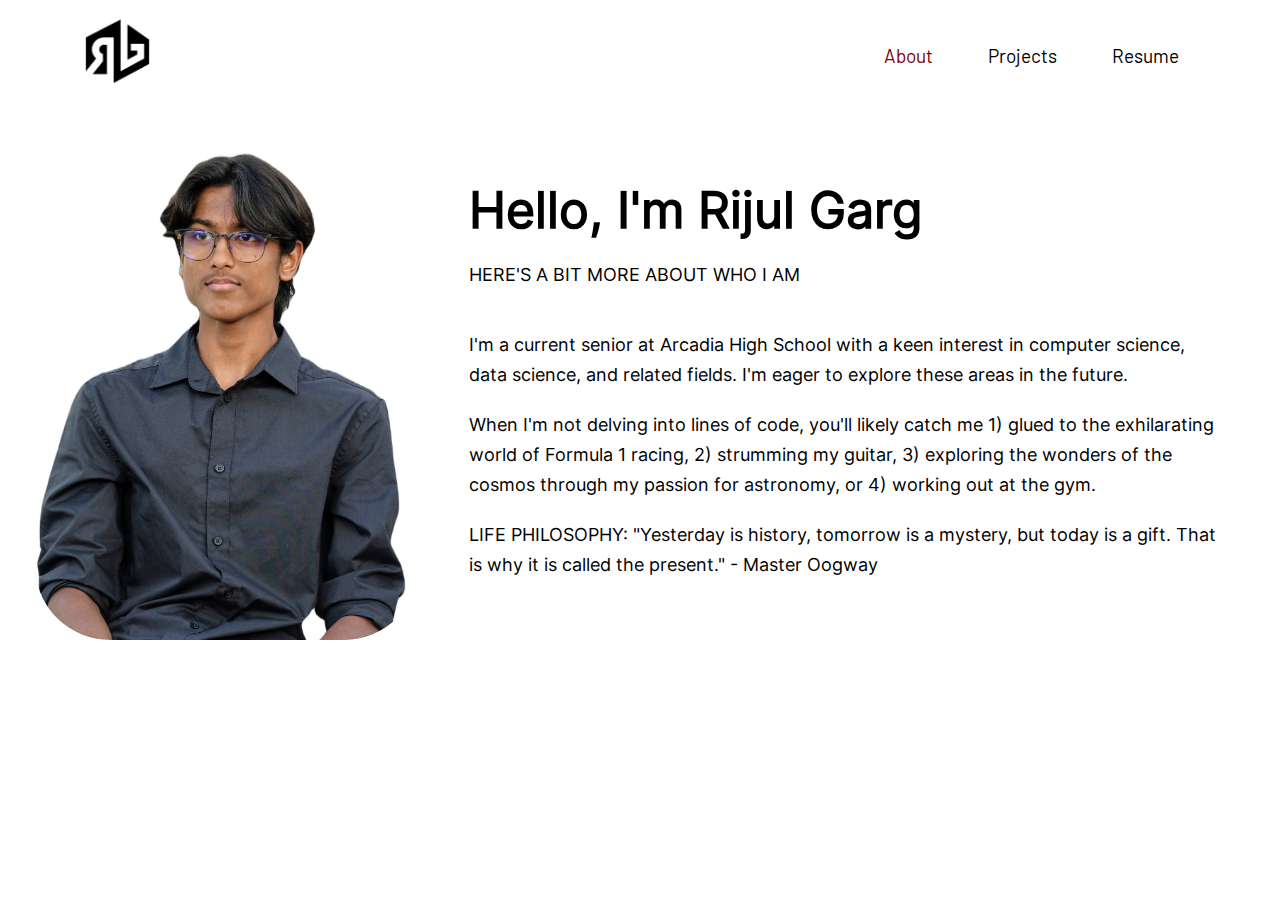
<file: index.html>
<!DOCTYPE html>
<html lang="en">
<head>
  <meta charset="UTF-8">
  <meta name="viewport" content="width=device-width, initial-scale=1.0">
  <title>Home</title>
  <link href="styles.css" rel="stylesheet" type="text/css">
</head>
<body>
  <header class="header">
    <a href="./index.html">
      <img class="logo" src="logo.png" alt="Logo">
    </a>
    <nav class="nav">
      <a class="selected" href="./index.html">About</a>
      <a href="./projects.html">Projects</a>
      <a href="Rijul Garg - Resume (11-17-24).pdf" target="_blank">Resume</a>
    </nav>
  </header>
  <main>
    <div class="main-left">
      <img src="rijulPicWhite.jpg" alt="An image of Rijul Garg">
    </div>
    <div class="main-right">
      <div class="rightTop">
        <h1>Hello, I'm Rijul Garg</h1>
        <p>HERE'S A BIT MORE ABOUT WHO I AM</p>
      </div>
      <div class="rightBottom">
        <p>I'm a current senior at Arcadia High School with a keen interest in computer science, data science, and related fields. I'm eager to explore these areas in the future. </p>
        <p>When I'm not delving into lines of code, you'll likely catch me 1) glued to the exhilarating world of Formula 1 racing, 2) strumming my guitar, 3) exploring the wonders of the cosmos through my passion for astronomy, or 4) working out at the gym.</p>
        <p>LIFE PHILOSOPHY: "Yesterday is history, tomorrow is a mystery, but today is a gift. That is why it is called the present." - Master Oogway</p>
      </div>
    </div>
  </main>
</body>
</html>
</file>
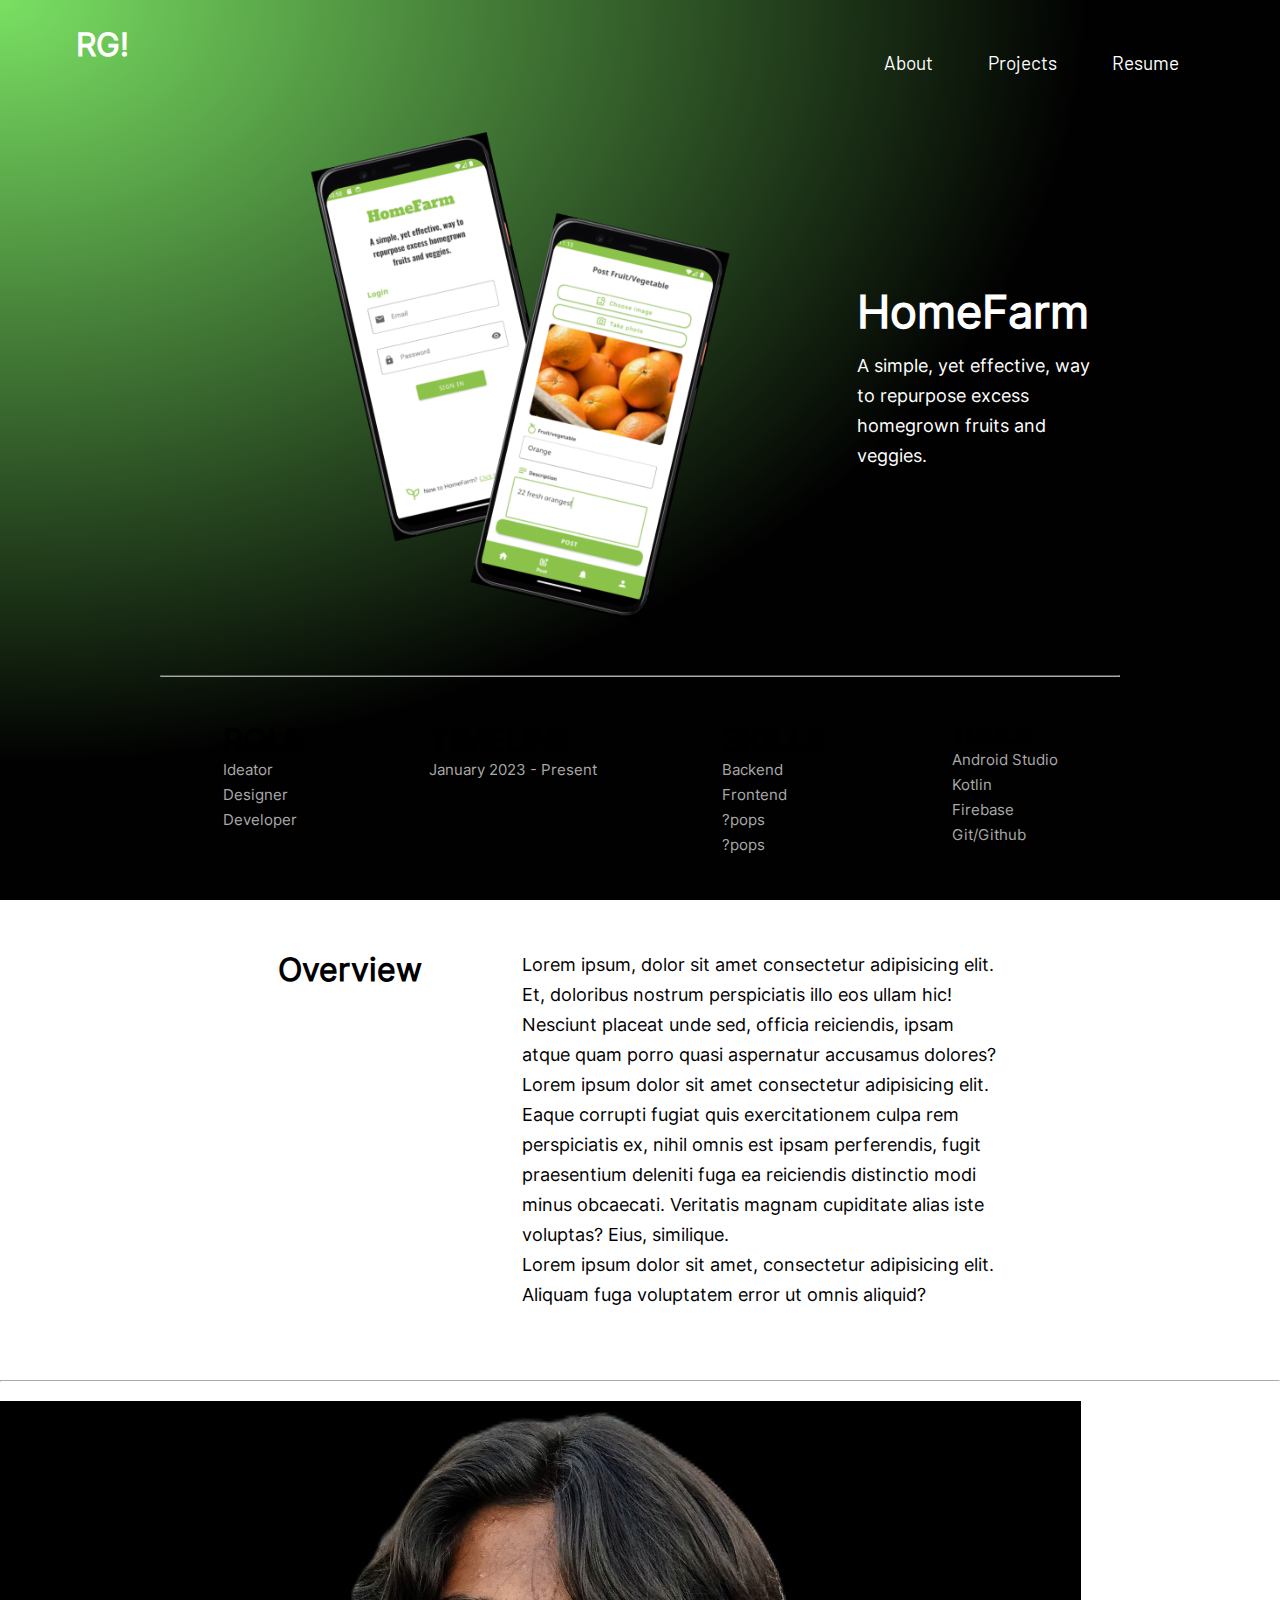
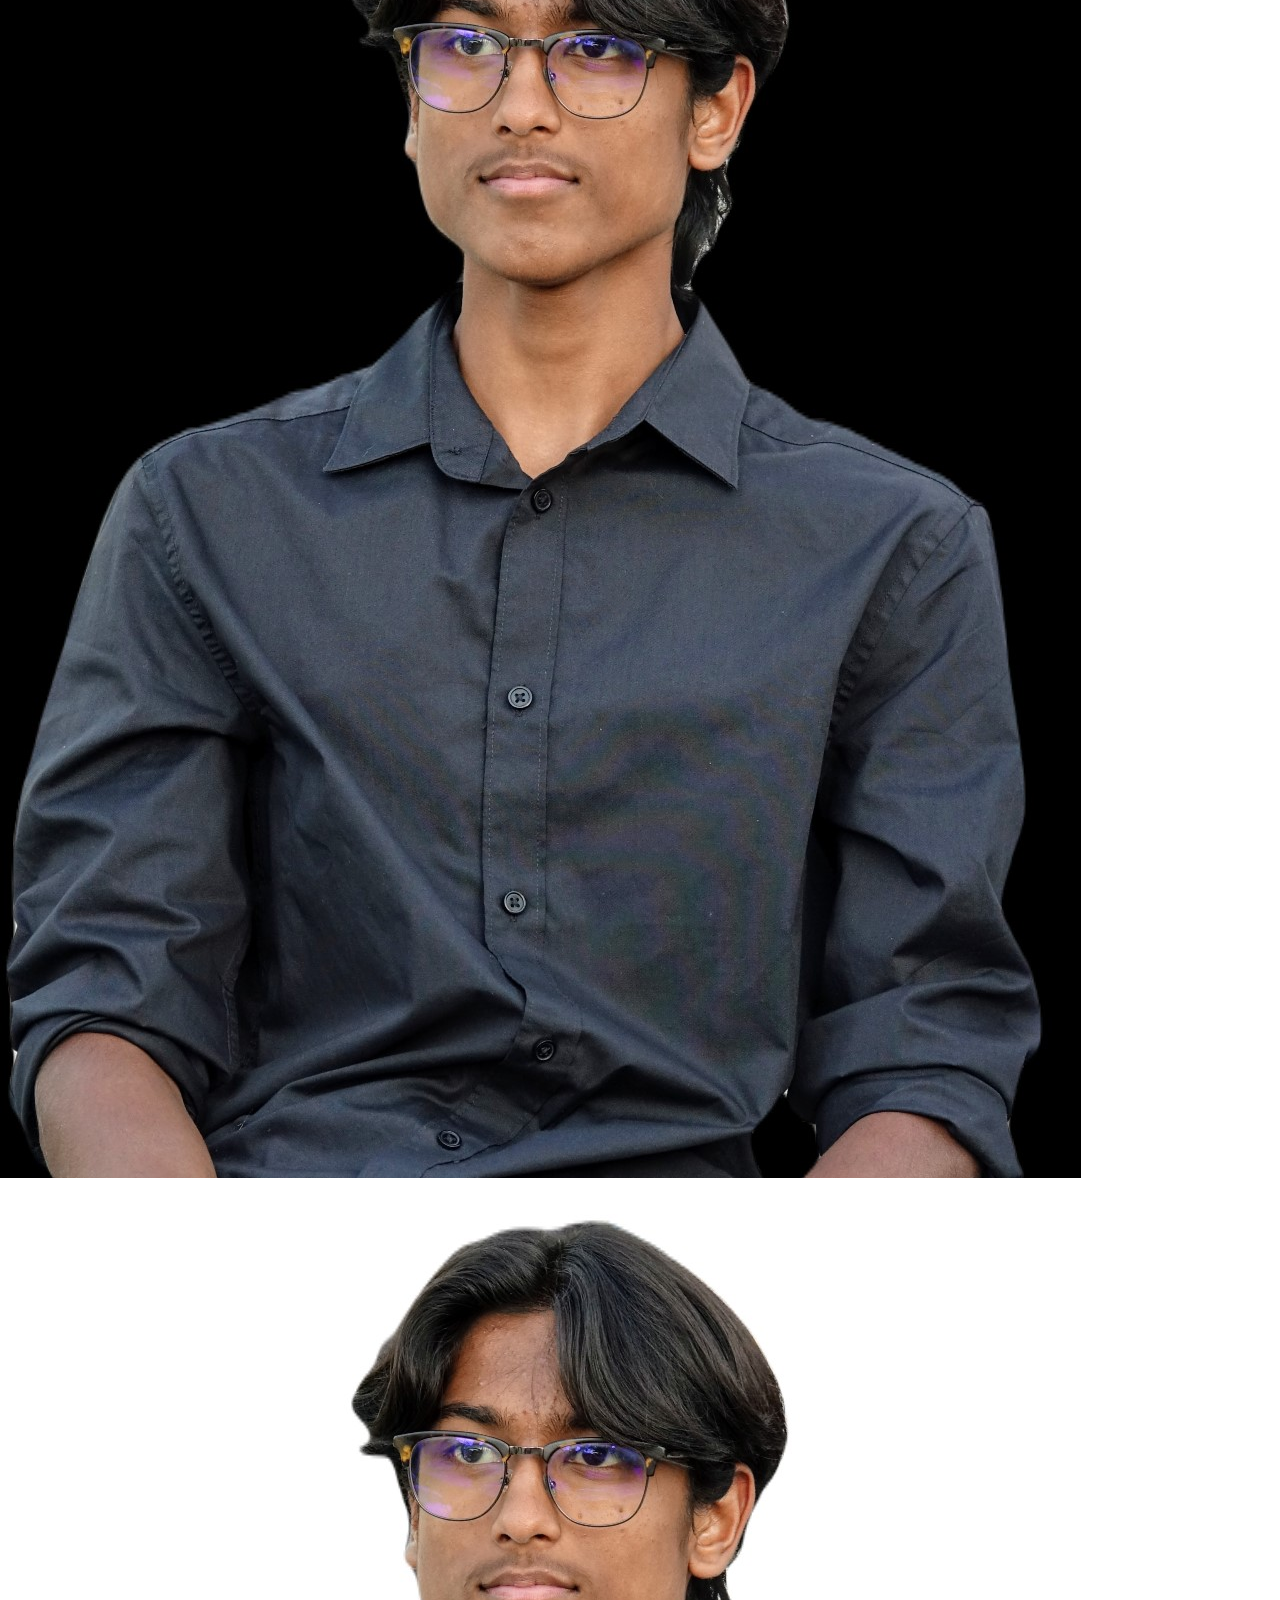
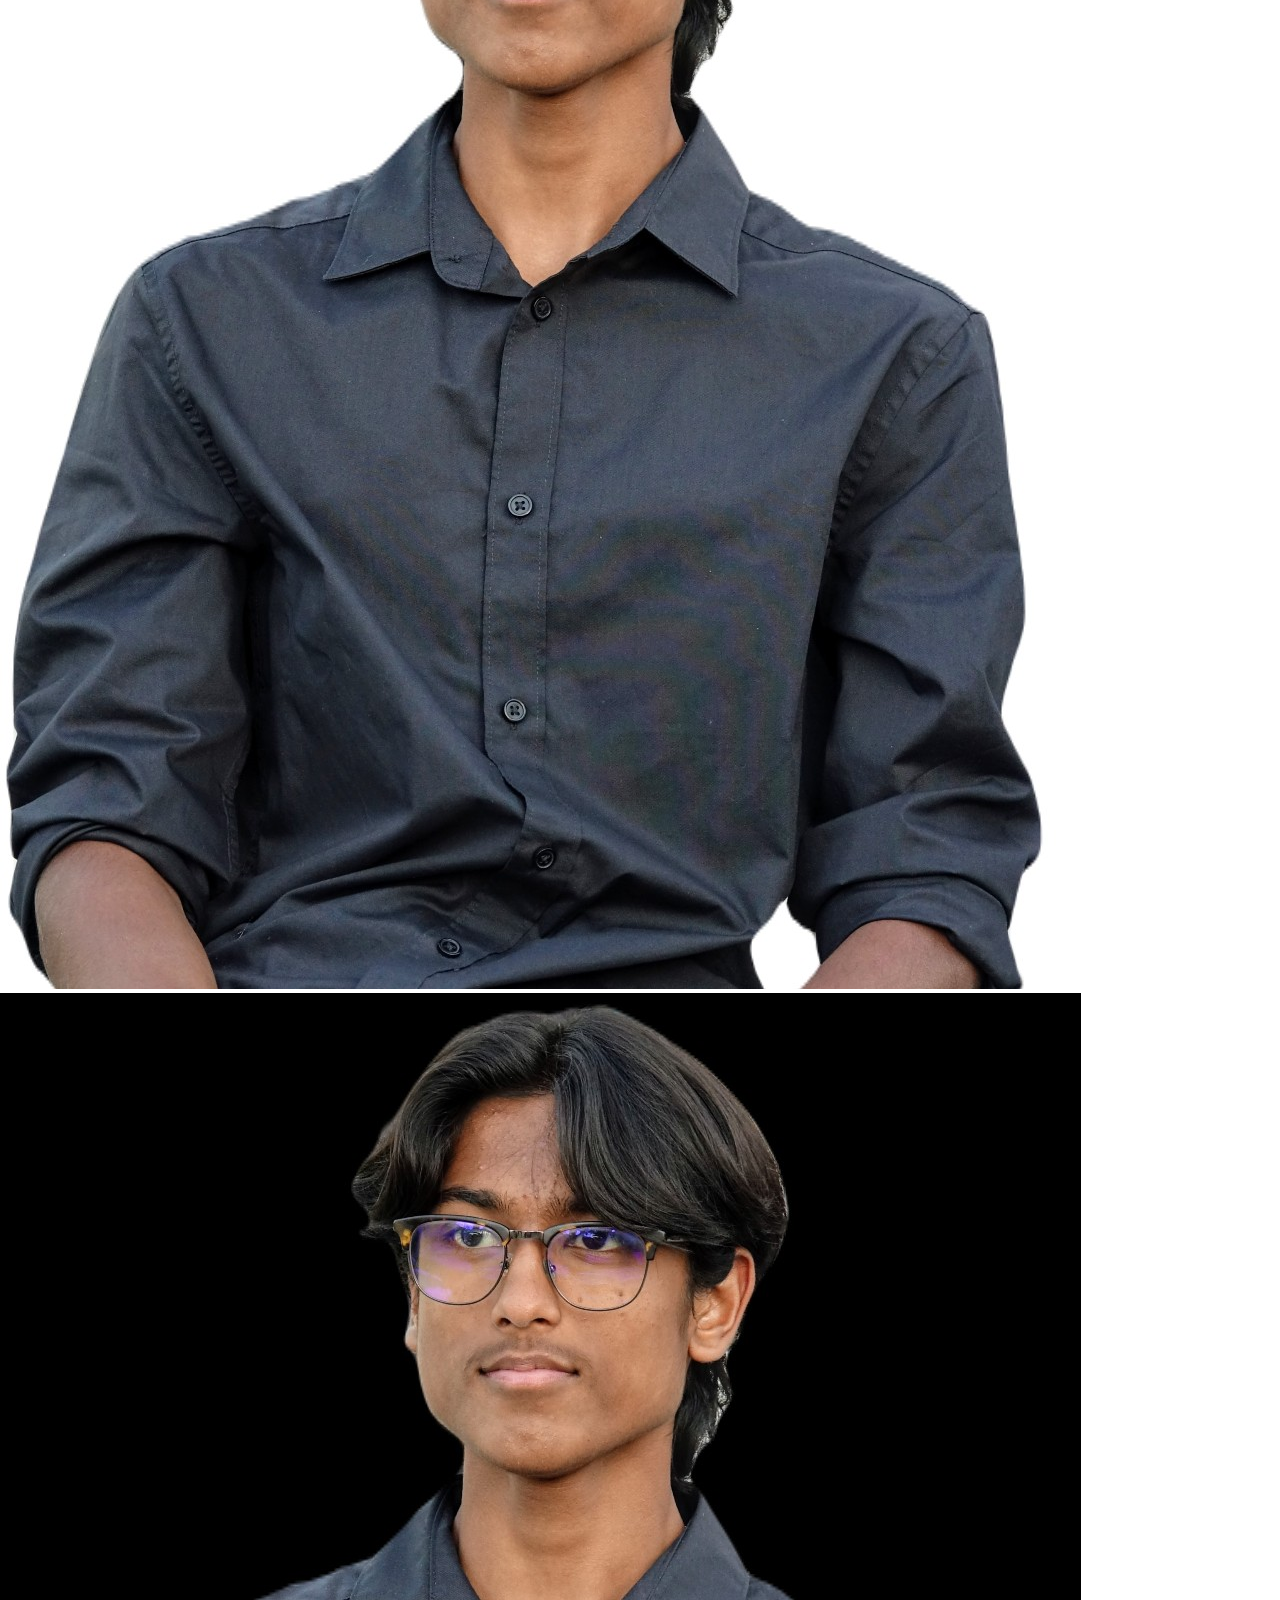
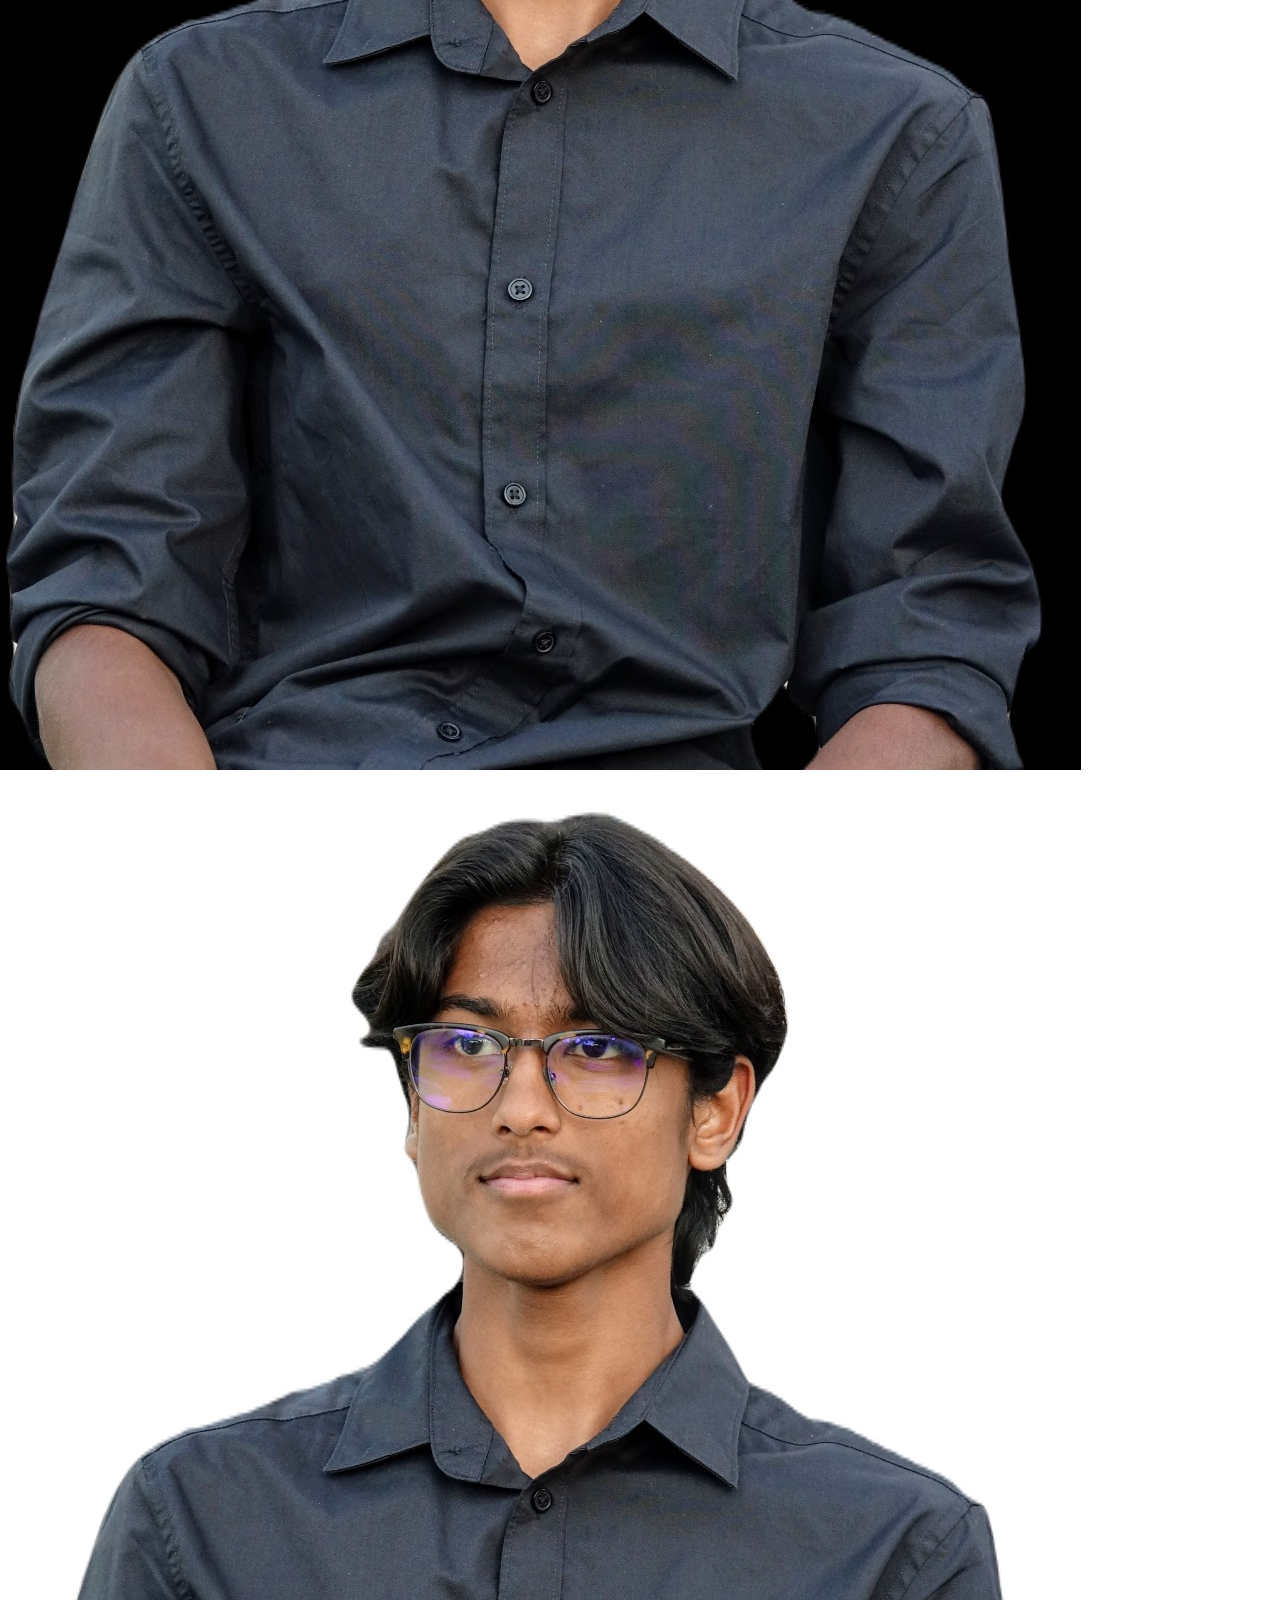
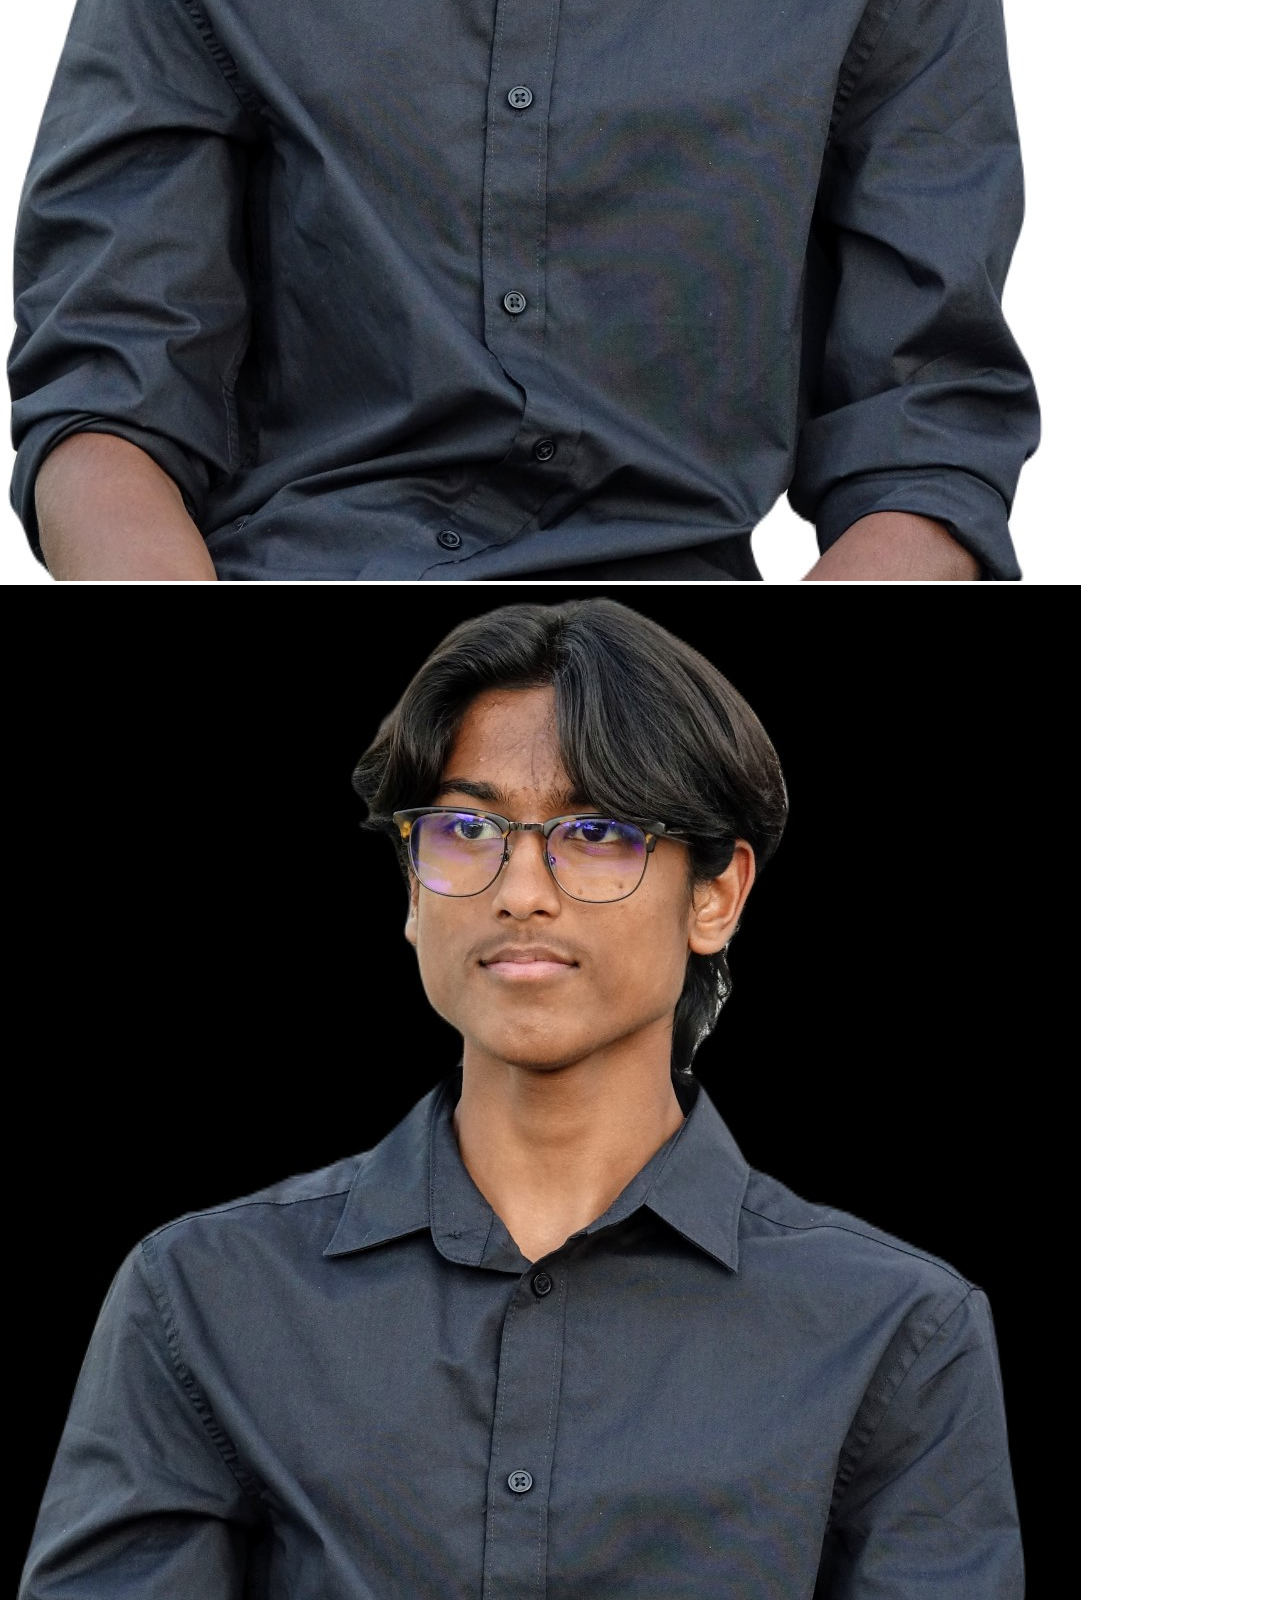
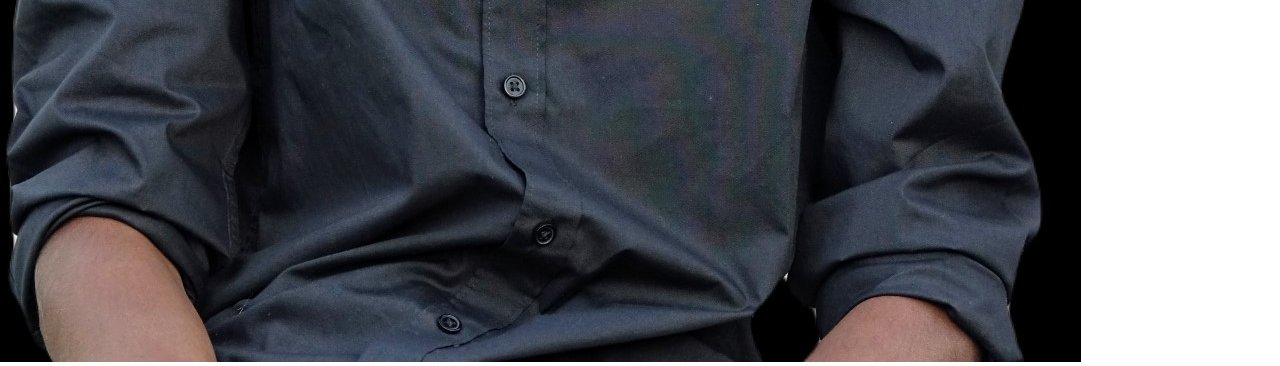
<file: bdab.html>
<!DOCTYPE html>
<html lang="en">
<head>
  <meta charset="UTF-8">
  <meta name="viewport" content="width=device-width, initial-scale=1.0">
  <title>HomeFarm</title>
  <link href="styles.css" rel="stylesheet" type="text/css">
</head>
<body>
  <div class="projectHeader">
    <header class="projectNav">
      <h1 class="logo">RG!</h1>
      <nav class="projNav">
        <a href="index.html">About</a>
        <a href="projects.html">Projects</a>
        <a href="Rijul Garg - Resume (11-17-24).pdf" target="_blank">Resume</a>
      </nav>
    </header>
    <div class="top">
      <div class="homefarmLeft">
        <img src="pwHomeFarmImages.png" alt="HomeFarm Product Images" class="homefarmPic">
      </div>
      <div class="homefarmRight">
        <h1>HomeFarm</h1>
        <p>A simple, yet effective, way to repurpose excess homegrown fruits and veggies.</p>
      </div>
    </div>
    <div class="lineBreak">
      <hr>
    </div>
    <div class="skills">
      <div class="skillsChild">
        <div>
          <h1>ROLE</h1>
          <p>Ideator</p>
          <p>Designer</p>
          <p>Developer</p>
        </div>
        <div>
          <h1>TIMELINE</h1>
          <p>January 2023 - Present</p>
        </div>
        <div>
          <h1>SKILLS</h1>
          <p>Backend</p>
          <p>Frontend</p>
          <p>?pops</p>
          <p>?pops</p>
        </div>
        <div>
          <h2>TOOLS</h2>
          <p>Android Studio</p>
          <p>Kotlin</p>
          <p>Firebase</p>
          <p>Git/Github</p>
        </div>
      </div>
    </div>
  </div>
  <div class="projectBody">
    <div class="projOverview">
      <div class="projBodyLeft">
        <h1>Overview</h1>
      </div>
      <div class="projBodyRight">
        <p>Lorem ipsum, dolor sit amet consectetur adipisicing elit. Et, doloribus nostrum perspiciatis illo eos ullam hic! Nesciunt placeat unde sed, officia reiciendis, ipsam atque quam porro quasi aspernatur accusamus dolores?</p>
        <p>Lorem ipsum dolor sit amet consectetur adipisicing elit. Eaque corrupti fugiat quis exercitationem culpa rem perspiciatis ex, nihil omnis est ipsam perferendis, fugit praesentium deleniti fuga ea reiciendis distinctio modi minus obcaecati. Veritatis magnam cupiditate alias iste voluptas? Eius, similique.</p>
        <p>Lorem ipsum dolor sit amet, consectetur adipisicing elit. Aliquam fuga voluptatem error ut omnis aliquid?</p>
      </div>
    </div>
    <div class="lineBreak">
      <hr class="wholeLine">
    </div>
    <div class="projSlide">
      <div class="slider-container">
        <span id="slider-image-1"></span>
        <span id="slider-image-2"></span>
        <span id="slider-image-3"></span>
        <span id="slider-image-4"></span>
        <span id="slider-image-5"></span>
        <div class="image-container">
          <img src="rijulPicBlack.jpg" alt="Transparency" class="slider-image">
          <img src="rijulPicWhite.jpg" alt="Opportunity" class="slider-image">
          <img src="rijulPicBlack.jpg" alt="Analysis" class="slider-image">
          <img src="rijulPicWhite.jpg" alt="Strategy" class="slider-image">
          <img src="rijulPicBlack.jpg" alt="Transformation" class="slider-image">
        </div>
        <div class="button-container">
          <a href="#slider-image-1" class="slider-button"></a>
          <a href="#slider-image-2" class="slider-button"></a>
          <a href="#slider-image-3" class="slider-button"></a>
          <a href="#slider-image-4" class="slider-button"></a>
          <a href="#slider-image-5" class="slider-button"></a>
        </div>
      </div>
    </div>
  </div>
</body>
</html>
</file>
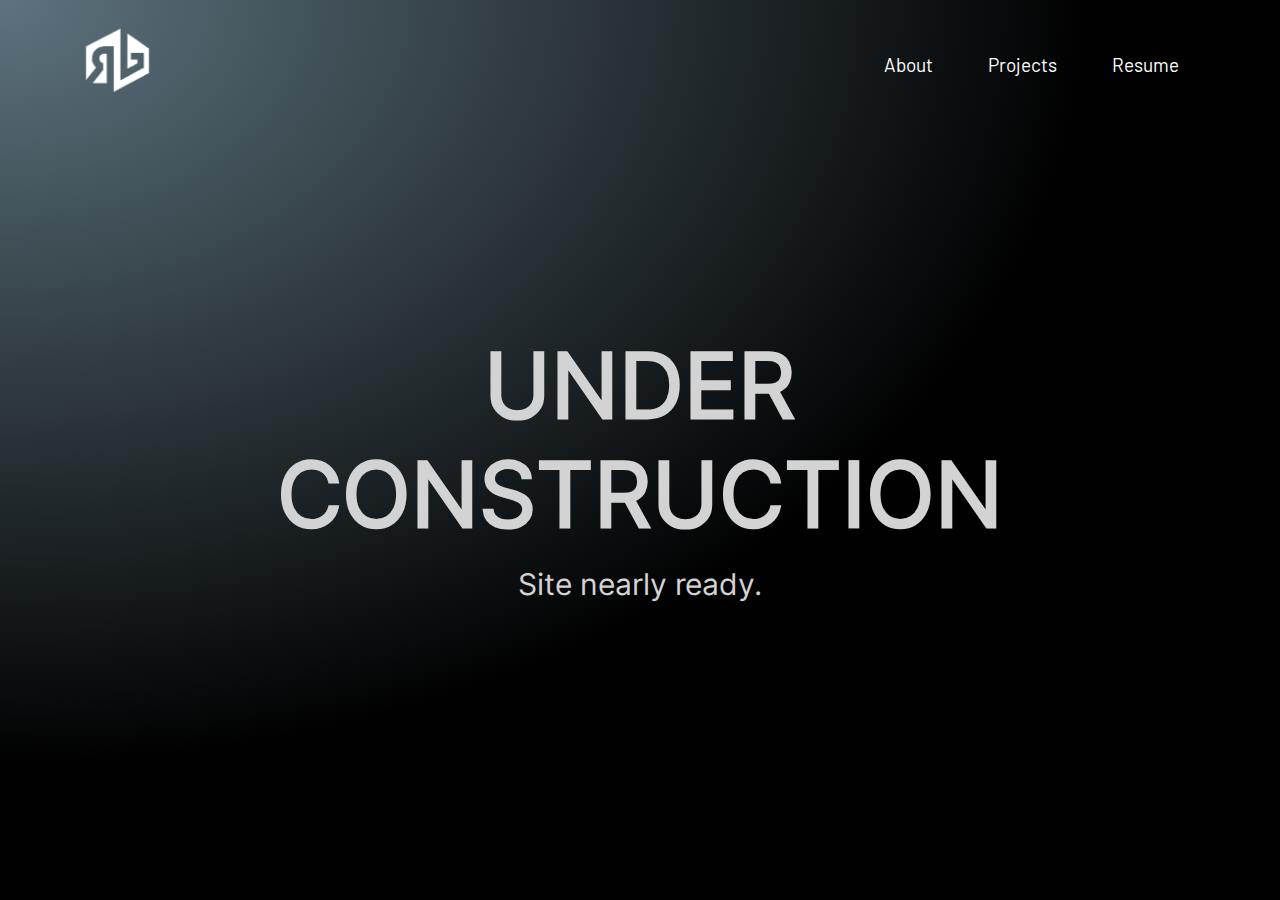
<file: blindshutter.html>
<!DOCTYPE html>
<html lang="en">
<head>
  <meta charset="UTF-8">
  <meta name="viewport" content="width=device-width, initial-scale=1.0">
  <title>Arduino Blind Shutter</title>  
  <link href="styles.css" rel="stylesheet" type="text/css">
</head>
<body>
  <div class="projectHeader conHeader">
    <header class="projectNav">
      <a href="./index.html">
        <img class="logo" src="logoWhite.png" alt="Logo">
      </a>
      <nav class="nav">
        <a href="index.html">About</a>
        <a href="projects.html">Projects</a>
        <a href="Rijul Garg - Resume (11-17-24).pdf" target="_blank">Resume</a>
      </nav>
    </header>
    <div class="topCon">
      <h1>UNDER <br>CONSTRUCTION</h1>
      <p>Site nearly ready.</p>
    </div>
  </div>
</body>
</html>
</file>
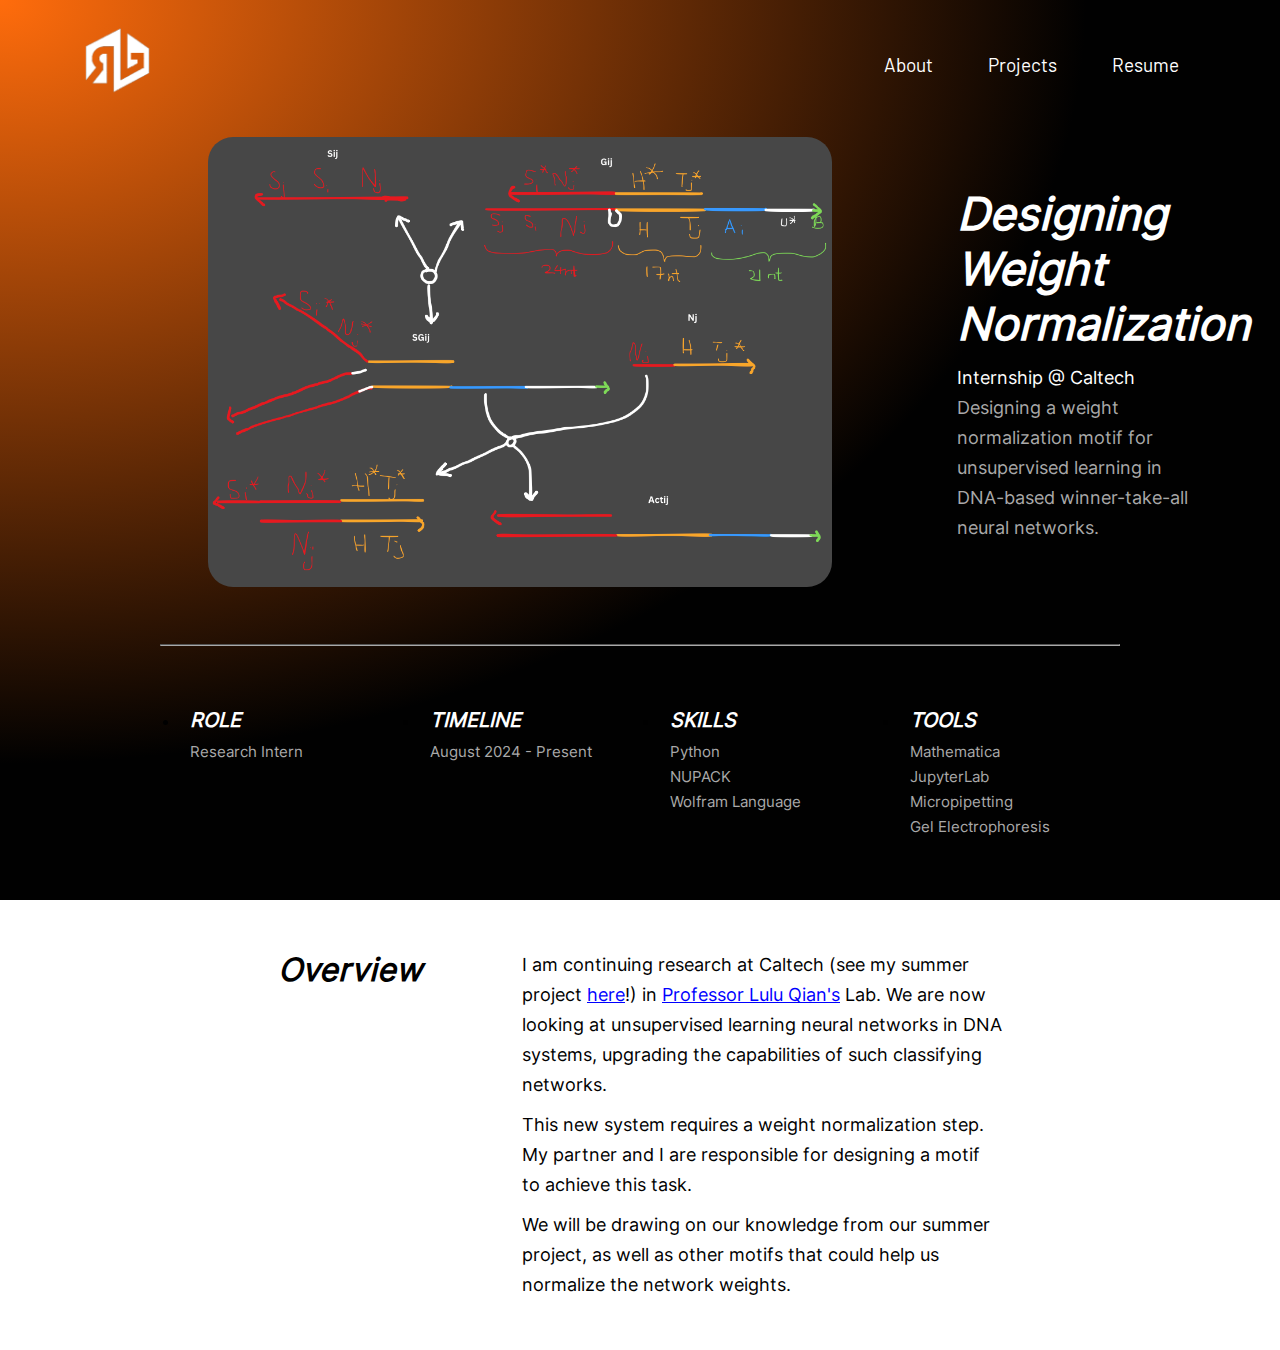
<file: caltech2.html>
<!DOCTYPE html>
<html lang="en">
<head>
  <meta charset="UTF-8">
  <meta name="viewport" content="width=device-width, initial-scale=1.0">
  <title>Designing Weight Normalization</title>
  <link href="styles.css" rel="stylesheet" type="text/css">
</head>
<body>
  <div class="projectHeader caltechHeader">
    <header class="projectNav">
      <a href="./index.html">
        <img class="logo" src="logoWhite.png" alt="Logo">
      </a>
      <nav class="nav">
        <a href="index.html">About</a>
        <a href="projects.html">Projects</a>
        <a href="Rijul Garg - Resume (11-17-24).pdf" target="_blank">Resume</a>
      </nav>
    </header>
    <div class="top">
      <div class="homefarmLeft">
        <img src="ct2pic.png" alt="HomeFarm Product Images" class="ct1pic">
      </div>
      <div class="homefarmRight">
        <h1><i>Designing Weight Normalization</i></h1>
        <p>Internship @ Caltech<br><span>Designing a weight normalization motif for unsupervised learning in DNA-based winner-take-all neural networks.</span></p>
      </div>
    </div>
    <div class="lineBreak">
      <hr>
    </div>
    <div class="skills">
      <div class="skillsChild">
        <div class="skillsTable">
          <h3><i>ROLE</i></h3>
          <p>Research Intern</p>
        </div>
        <div class="skillsTable">
          <h3><i>TIMELINE</i></h3>
          <p>August 2024 - Present</p>
        </div>
        <div class="skillsTable">
          <h3><i>SKILLS</i></h3>
          <p>Python</p>
          <p>NUPACK</p>
          <p>Wolfram Language</p>
        </div>
        <div class="skillsTable">
          <h3><i>TOOLS</i></h3>
          <p>Mathematica</p>
          <p>JupyterLab</p>
          <p>Micropipetting</p>
          <p>Gel Electrophoresis</p>
        </div>
      </div>
    </div>
  </div>
  <div class="projectBody">
    <div class="projOverview">
      <div class="projBodyLeft">
        <h1><i>Overview</i></h1>
      </div>
      <div class="projBodyRight">
        <p class="margin">I am continuing research at Caltech (see my summer project <a href="caltech1.html" target="_blank" style="color: blue;">here</a>!) in  <a href="https://www.bbe.caltech.edu/people/lulu-qian" target="_blank" style="color: blue;">Professor Lulu Qian's</a> Lab. We are now looking at unsupervised learning neural networks in DNA systems, upgrading the capabilities of such classifying networks.</p>
        <p class="margin">This new system requires a weight normalization step. My partner and I are responsible for designing a motif to achieve this task.</p>
        <p>We will be drawing on our knowledge from our summer project, as well as other motifs that could help us normalize the network weights.</p>
        </div>
    </div>

    <!--
    <div class="projSlide">
      <div class="slider-container">
        <span id="slider-image-1"></span>
        <span id="slider-image-2"></span>
        <span id="slider-image-3"></span>
        <span id="slider-image-4"></span>
        <span id="slider-image-5"></span>
        <div class="image-container">
          <img src="rijulPicBlack.jpg" alt="Transparency" class="slider-image">
          <img src="rijulPicWhite.jpg" alt="Opportunity" class="slider-image">
          <img src="rijulPicBlack.jpg" alt="Analysis" class="slider-image">
          <img src="rijulPicWhite.jpg" alt="Strategy" class="slider-image">
          <img src="rijulPicBlack.jpg" alt="Transformation" class="slider-image">
        </div>
        <div class="button-container">
          <a href="#slider-image-1" class="slider-button"></a>
          <a href="#slider-image-2" class="slider-button"></a>
          <a href="#slider-image-3" class="slider-button"></a>
          <a href="#slider-image-4" class="slider-button"></a>
          <a href="#slider-image-5" class="slider-button"></a>
        </div>
      </div>
    </div>
    -->
  </div>
</body>
</html>
</file>
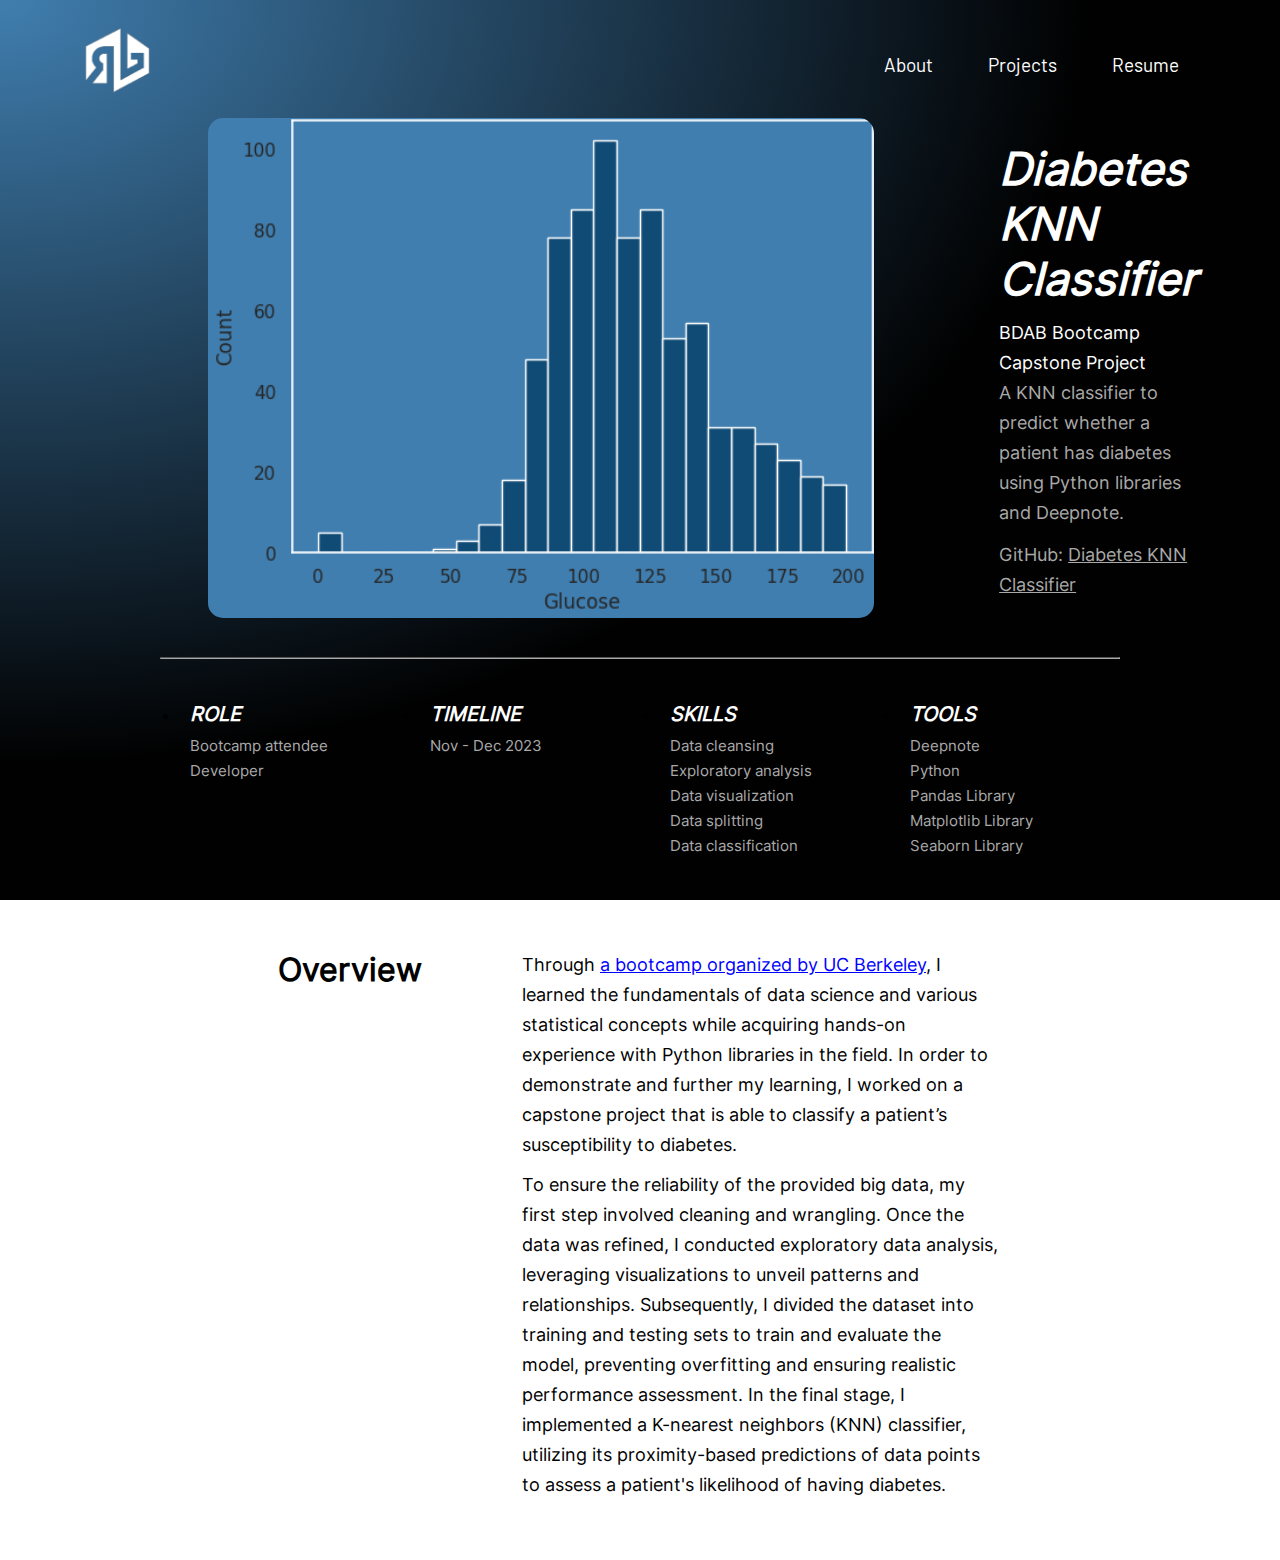
<file: diabetesclassifer.html>
<!DOCTYPE html>
<html lang="en">
<head>
  <meta charset="UTF-8">
  <meta name="viewport" content="width=device-width, initial-scale=1.0">
  <title>Diabetes Classifier</title>
  <link href="styles.css" rel="stylesheet" type="text/css">
</head>
<body>
  <div class="projectHeader bdabHeader">
    <header class="projectNav">
      <a href="./index.html">
        <img class="logo" src="logoWhite.png" alt="Logo">
      </a>  
      <nav class="nav">
        <a href="index.html">About</a>
        <a href="projects.html">Projects</a>
        <a href="Rijul Garg - Resume (11-17-24).pdf" target="_blank">Resume</a>
      </nav>
    </header>
    <div class="top">
      <div class="homefarmLeft">
        <img src="bdab.png" alt="HomeFarm Product Images" class="homefarmPic bdabCurve">
      </div>
      <div class="homefarmRight">
        <h1><i>Diabetes KNN Classifier</i></h1>
        <p>BDAB Bootcamp Capstone Project <br><span>A KNN classifier to predict whether a patient has diabetes using Python libraries and Deepnote.</span></p>
        <p><span>GitHub: </span><a href="https://github.com/rijulg06/BDAB-Bootcamp-Diabetes-KNN-Classifier-Capstone-Project" target="_blank">Diabetes KNN Classifier</a></p>
      </div>
    </div>
    <div class="lineBreak">
      <hr>
    </div>
    <div class="skills">
      <div class="skillsChild">
        <div class="skillsTable">
          <h3><i>ROLE</i></h3>
          <p>Bootcamp attendee</p>
          <p>Developer</p>
        </div>
        <div class="skillsTable">
          <h3><i>TIMELINE</i></h3>
          <p>Nov - Dec 2023</p>
        </div>
        <div class="skillsTable">
          <h3><i>SKILLS</i></h3>
          <p>Data cleansing</p>
          <p>Exploratory analysis</p>
          <p>Data visualization</p>
          <p>Data splitting</p>
          <p>Data classification</p>
        </div>
        <div class="skillsTable">
          <h3><i>TOOLS</i></h3>
          <p>Deepnote</p>
          <p>Python</p>
          <p>Pandas Library</p>
          <p>Matplotlib Library</p>
          <p>Seaborn Library</p>
        </div>
      </div>
    </div>
  </div>
  <div class="projectBody">
    <div class="projOverview">
      <div class="projBodyLeft">
        <h1>Overview</h1>
      </div>
      <div class="projBodyRight">
        <p class="margin">Through <a href="https://bd.studentorg.berkeley.edu" target="_blank" style="color: blue">a bootcamp organized by UC Berkeley</a>, I learned the fundamentals of data science and various statistical concepts while acquiring hands-on experience with Python libraries in the field. In order to demonstrate and further my learning, I worked on a capstone project that is able to classify a patient’s susceptibility to diabetes.</p>
        <p class="margin">To ensure the reliability of the provided big data, my first step involved cleaning and wrangling. Once the data was refined, I conducted exploratory data analysis, leveraging visualizations to unveil patterns and relationships. Subsequently, I divided the dataset into training and testing sets to train and evaluate the model, preventing overfitting and ensuring realistic performance assessment. In the final stage, I implemented a K-nearest neighbors (KNN) classifier, utilizing its proximity-based predictions of data points to assess a patient's likelihood of having diabetes.</p>
      </div>
    </div>
</file>
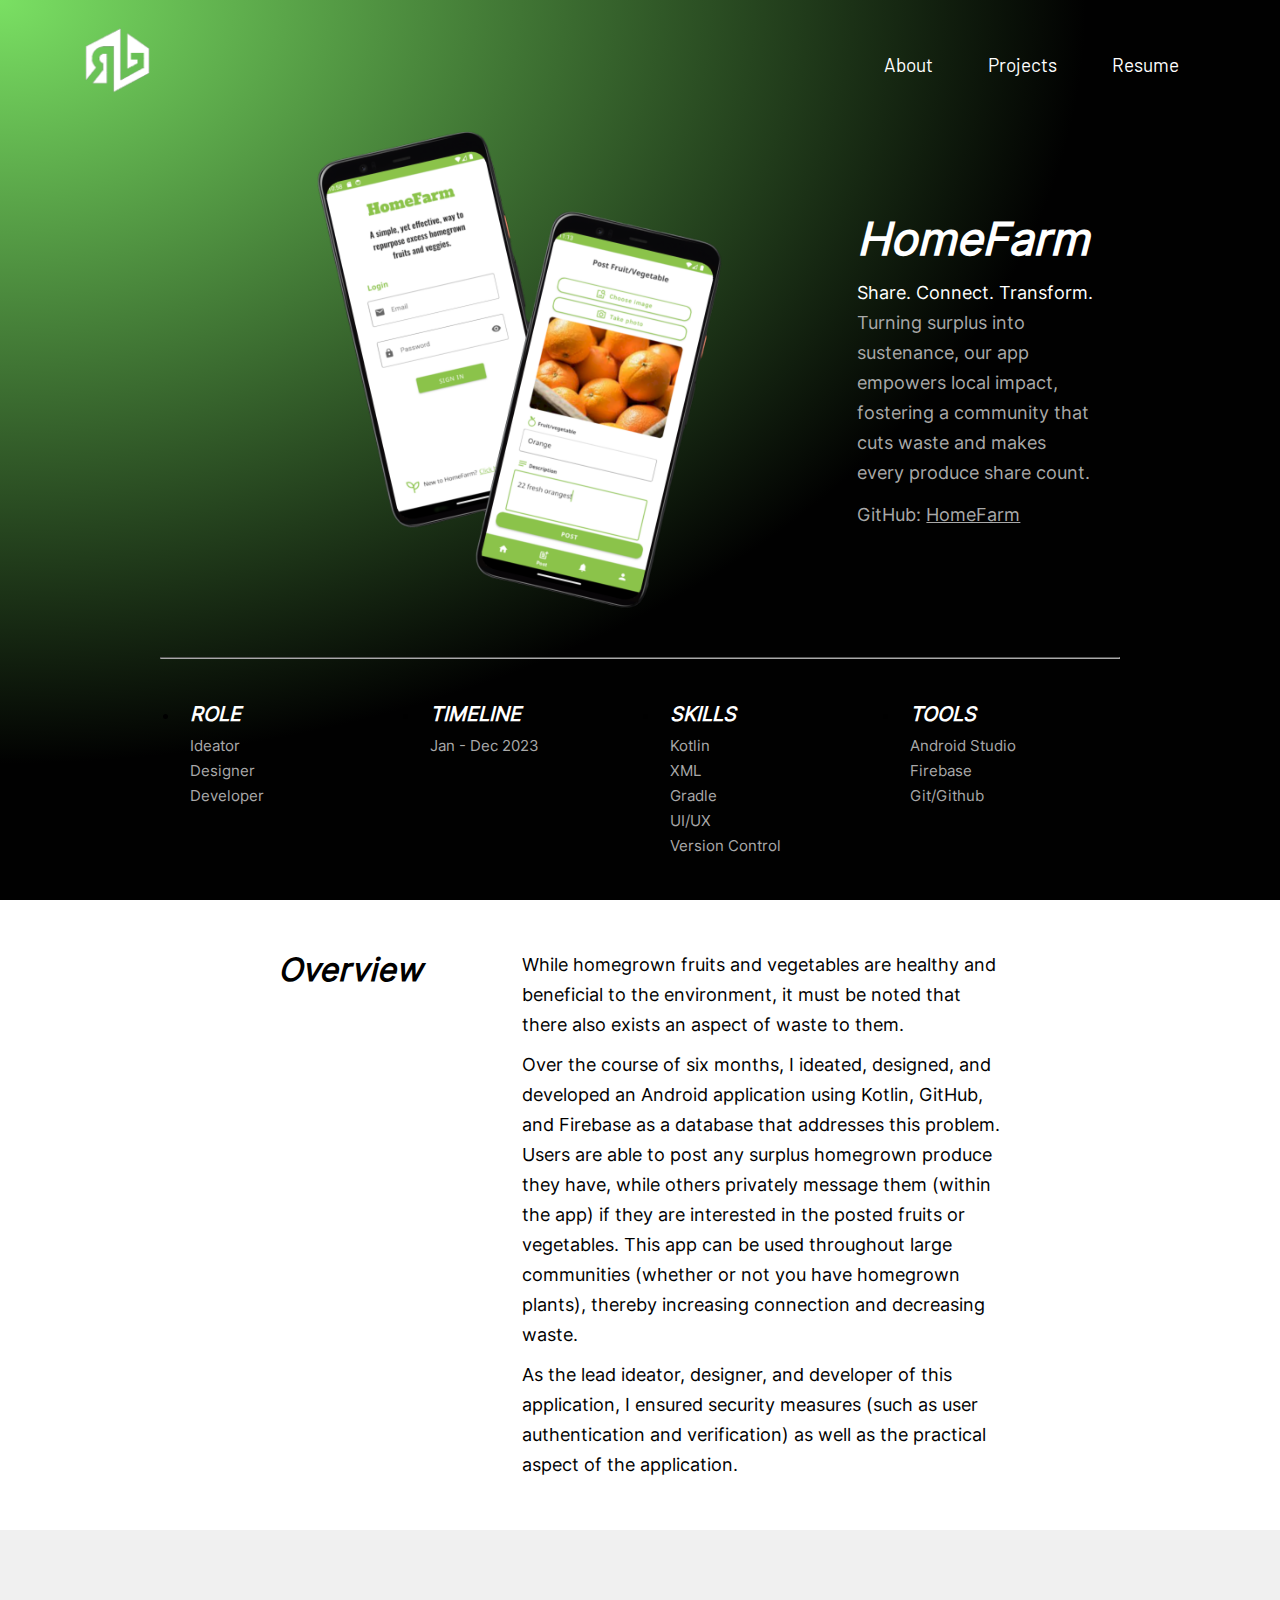
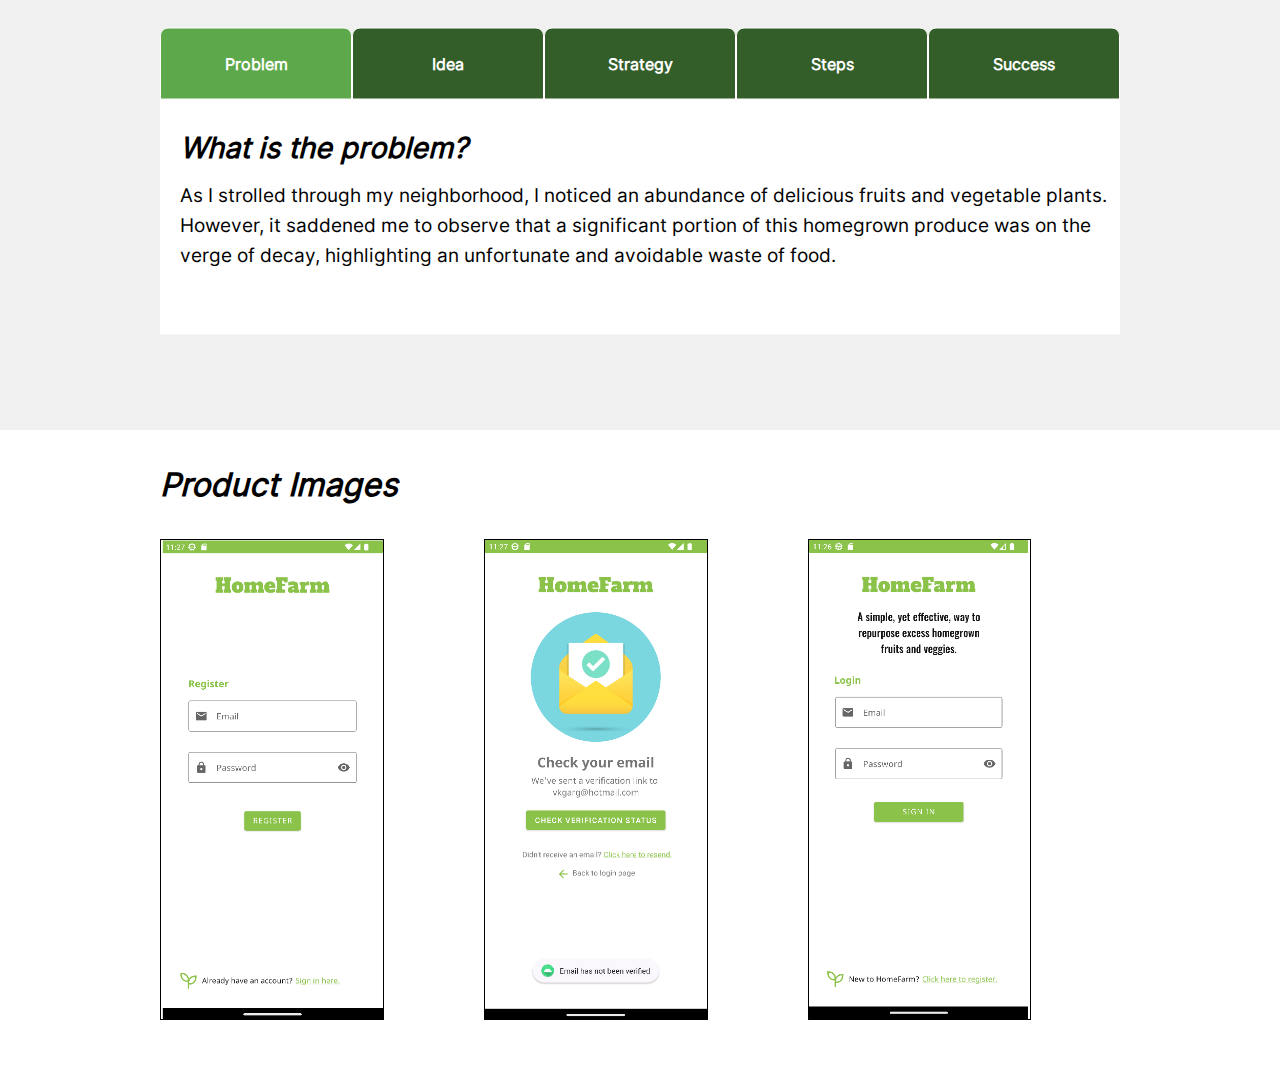
<file: homefarm.html>
<!DOCTYPE html>
<html lang="en">
<head>
  <meta charset="UTF-8">
  <meta name="viewport" content="width=device-width, initial-scale=1.0">
  <title>HomeFarm</title>
  <link href="styles.css" rel="stylesheet" type="text/css">
</head>
<body>
  <div class="projectHeader">
    <header class="projectNav">
      <a href="./index.html">
        <img class="logo" src="logoWhite.png" alt="Logo">
      </a>
      <nav class="nav">
        <a href="index.html">About</a>
        <a href="projects.html">Projects</a>
        <a href="Rijul Garg - Resume (11-17-24).pdf" target="_blank">Resume</a>
      </nav>
    </header>
    <div class="top">
      <div class="homefarmLeft">
        <img src="pwHomeFarmFinal.png" alt="HomeFarm Product Images" class="homefarmPic">
      </div>
      <div class="homefarmRight">
        <h1><i>HomeFarm</i></h1>
        <p>Share. Connect. Transform. <br><span>Turning surplus into sustenance, our app empowers local impact, fostering a community that cuts waste and makes every produce share count.</span></p>
        <p><span>GitHub: </span><a href="https://github.com/rijulg06/HomeFarm" target="_blank">HomeFarm</a></p>
      </div>
    </div>
    <div class="lineBreak">
      <hr>
    </div>
    <div class="skills">
      <div class="skillsChild">
        <div class="skillsTable">
          <h3><i>ROLE</i></h3>
          <p>Ideator</p>
          <p>Designer</p>
          <p>Developer</p>
        </div>
        <div class="skillsTable">
          <h3><i>TIMELINE</i></h3>
          <p>Jan - Dec 2023</p>
        </div>
        <div class="skillsTable">
          <h3><i>SKILLS</i></h3>
          <p>Kotlin</p>
          <p>XML</p>
          <p>Gradle</p>
          <p>UI/UX</p>
          <p>Version Control</p>
        </div>
        <div class="skillsTable">
          <h3><i>TOOLS</i></h3>
          <p>Android Studio</p>
          <p>Firebase</p>
          <p>Git/Github</p>
        </div>
      </div>
    </div>
  </div>
  <div class="projectBody">
    <div class="projOverview">
      <div class="projBodyLeft">
        <h1><i>Overview</i></h1>
      </div>
      <div class="projBodyRight">
        <p class="margin">While homegrown fruits and vegetables are healthy and beneficial to the environment, it must be noted that there also exists an aspect of waste to them.</p>
        <p class="margin">Over the course of six months, I ideated, designed, and developed an Android application using Kotlin, GitHub, and Firebase as a database that addresses this problem. Users are able to post any surplus homegrown produce they have, while others privately message them (within the app) if they are interested in the posted fruits or vegetables. This app can be used throughout large communities (whether or not you have homegrown plants), thereby increasing connection and decreasing waste.</p>
        <p>As the lead ideator, designer, and developer of this application, I ensured security measures (such as user authentication and verification) as well as the practical aspect of the application.</p>
      </div>
    </div>
    <div class="tabsContent">
      <div class="lineBreak2">
      </div>
      <!-- Tabs -->
      <div class="mytabs">
        <input type="radio" id="t1" name="mytabs" checked="checked">
        <label for="t1">Problem</label>
        <div class="tab">
          <h2>What is the problem?</h2>
          <p>As I strolled through my neighborhood, I noticed an abundance of delicious fruits and vegetable plants. However, it saddened me to observe that a significant portion of this homegrown produce was on the verge of decay, highlighting an unfortunate and avoidable waste of food.</p>
        </div>
        <input type="radio" id="o" name="mytabs">
        <label for="o">Idea</label>
        <div class="tab">
          <h2>What is my idea?</h2>
          <p>After seeing this wastage, an idea sprouted in my head: a mobile app, where individuals can share their surplus fruits and vegetables, enabling others to request and connect over shared produce, thereby fostering a culture of community and sustainability.</p>
        </div>
        <!--
        <input type="radio" id="a" name="mytabs">
        <label for="a">Research</label>
        <div class="tab">
          <h2>What else is out there?</h2>
          <p>Lorem ipsum dolor sit amet consectetur adipisicing elit. Numquam, distinctio! Iure accusamus maxime pariatur corporis voluptate temporibus aspernatur tempora, odit, iusto eveniet laboriosam quae eos consectetur sint cum quisquam sit, natus vel magnam. Impedit, ab. Ex, optio repellendus. Consequatur, suscipit.</p>
        </div>
        -->
        <input type="radio" id="s1" name="mytabs">
        <label for="s1">Strategy</label>
        <div class="tab">
          <h2>What is the strategy?</h2>
          <ul>
            <li>Create and design a mobile application to supply users with a platform to begin saving surplus produce</li>
            <li>Long term: fully develop + release onto Google Play Store for people to use</li>
            <li>Initially promote within own community with benefits </li>
            <li>Possibly connect with a charity organization, such as Foothill Unity Center, to provide surplus produce to the needy</li>
          </ul>
        </div>
        <input type="radio" id="s2" name="mytabs">
        <label for="s2">Steps</label>
        <div class="tab">
          <h2>What steps have I taken?</h2>
          <ul>
            <li>Defined requirements and analyzed various possibilities for layouts</li>
            <li>Over the course of four months, LEARNED all necessary tools to develop Android application</li>
            <li>Started with basic design (front end), then added Firebase for backend (authentication, database, storage, and messaging)</li>
            <li>Ensured all components/parts were functional</li>
          </ul>
        </div>
        <input type="radio" id="t2" name="mytabs">
        <label for="t2">Success</label>
        <div class="tab">
          <h2>What does success look?</h2>
          <p>Success for this app lies in fostering community, sharing resources, and reducing food waste by connecting individuals with extra produce to those in need. While the app may not solve global food wastage or hunger, it empowers ordinary people to make a meaningful impact, providing an opportunity to collectively address these worrisome issues at a local level.</p>
        </div>
      </div>
      <div class="lineBreak2">
      </div>
    </div>
    <div class="prodImg">
      <h1>Product Images</h1>
      <div class="prodImgChild">
        <img class="prodImgLeft" src="HomeFarmRegister.svg" alt="HomeFarm register page">
        <img src="HomeFarmVerification.svg" alt="HomeFarm email verification page">
        <img src="HomeFarmLogin.svg" alt="HomeFarm login page">
        <img src="HomeFarmHome.svg" alt="HomeFarm home page">
        <img src="HomeFarmPost.svg" alt="HomeFarm post page">
        <img src="HomeFarmPostFilled.svg" alt="HomeFarm post page filled">
        <img class="prodImgRight" src="HomeFarmMessages.svg" alt="HomeFarm inbox page">
      </div>
    </div>

    <!--
    <div class="projSlide">
      <div class="slider-container">
        <span id="slider-image-1"></span>
        <span id="slider-image-2"></span>
        <span id="slider-image-3"></span>
        <span id="slider-image-4"></span>
        <span id="slider-image-5"></span>
        <div class="image-container">
          <img src="rijulPicBlack.jpg" alt="Transparency" class="slider-image">
          <img src="rijulPicWhite.jpg" alt="Opportunity" class="slider-image">
          <img src="rijulPicBlack.jpg" alt="Analysis" class="slider-image">
          <img src="rijulPicWhite.jpg" alt="Strategy" class="slider-image">
          <img src="rijulPicBlack.jpg" alt="Transformation" class="slider-image">
        </div>
        <div class="button-container">
          <a href="#slider-image-1" class="slider-button"></a>
          <a href="#slider-image-2" class="slider-button"></a>
          <a href="#slider-image-3" class="slider-button"></a>
          <a href="#slider-image-4" class="slider-button"></a>
          <a href="#slider-image-5" class="slider-button"></a>
        </div>
      </div>
    </div>
    -->
  </div>
</body>
</html>
</file>
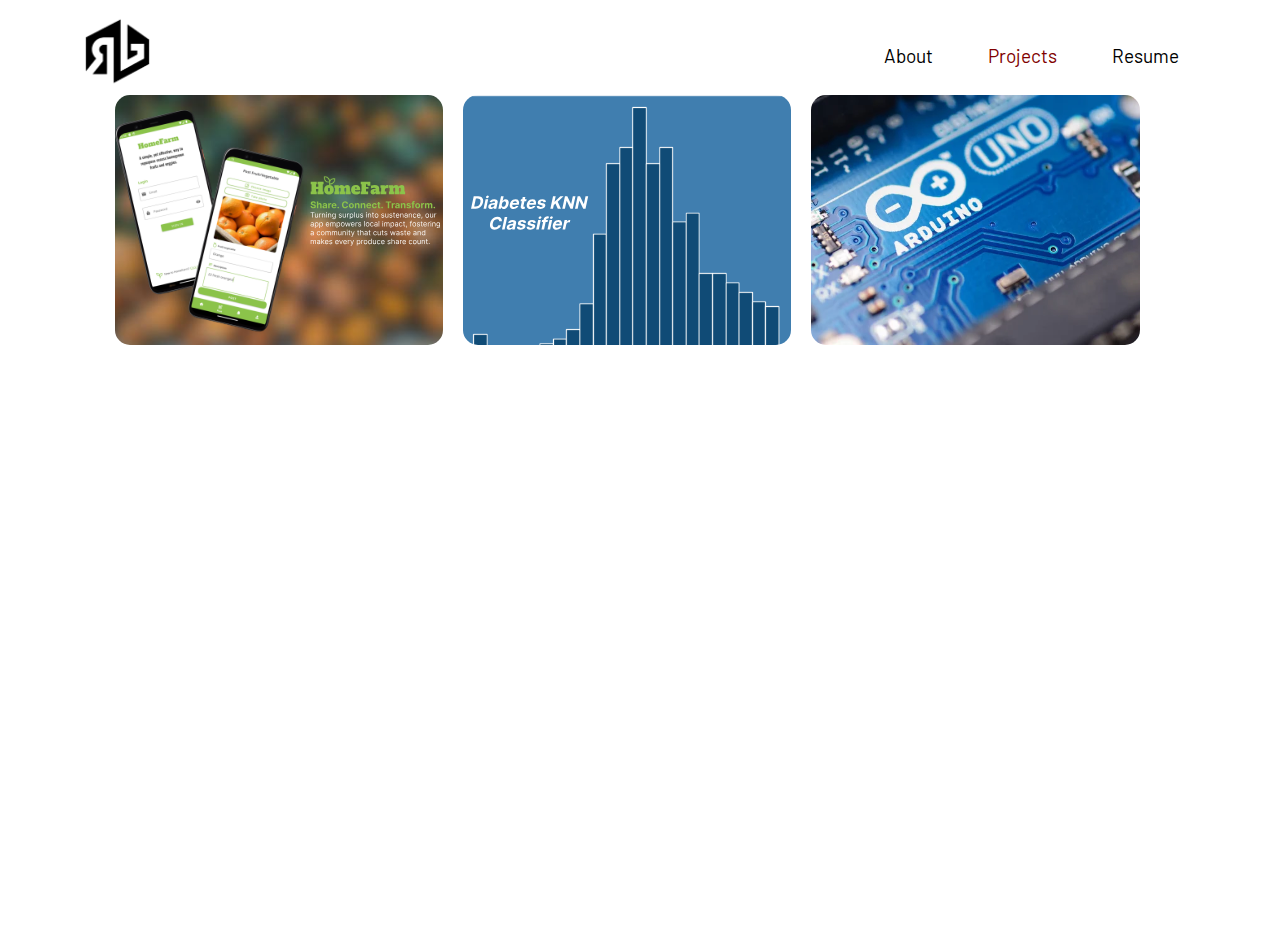
<file: projects copy.html>
<!DOCTYPE html>
<html lang="en">
<head>
  <meta charset="UTF-8">
  <meta name="viewport" content="width=device-width, initial-scale=1.0">
  <title>Projects</title>
  <link href="./styles.css" rel="stylesheet" type="text/css">
</head>
<body>
  <header class="header">
    <a href="./index.html">
      <img class="logo" src="logo.png" alt="Logo">
    </a>
    <nav class="nav">
      <a href="index.html">About</a>
      <a class="selected" href="projects.html">Projects</a>
      <a href="Rijul Garg - Resume (11-17-24).pdf" target="_blank">Resume</a>
    </nav>
  </header>
  <div class="gridParent">
    <div class="grid">
      <div class="projectsPhoto homefarmGrid">
        <a href="homefarm.html">
          <img src="pwHomeFarmImages (2).svg" alt="HomeFarm Product Images" class="homefarmImage">
        </a>
      </div>
      <div class="projectsPhoto ">
        <a href="diabetesclassifer.html">
          <img src="bdabProjPage.svg" alt="Data science" class="dataImg">
        </a>
      </div>
      <div class="projectsPhoto">
        <a href="blindshutter.html">
          <img src="depositphotos_164110150-stock-photo-arduino-uno-microcontroller.jpg" alt="Arduino">
        </a>
      </div>
    </div>
  </div>
  <br><br>
</body>
</html>
</file>
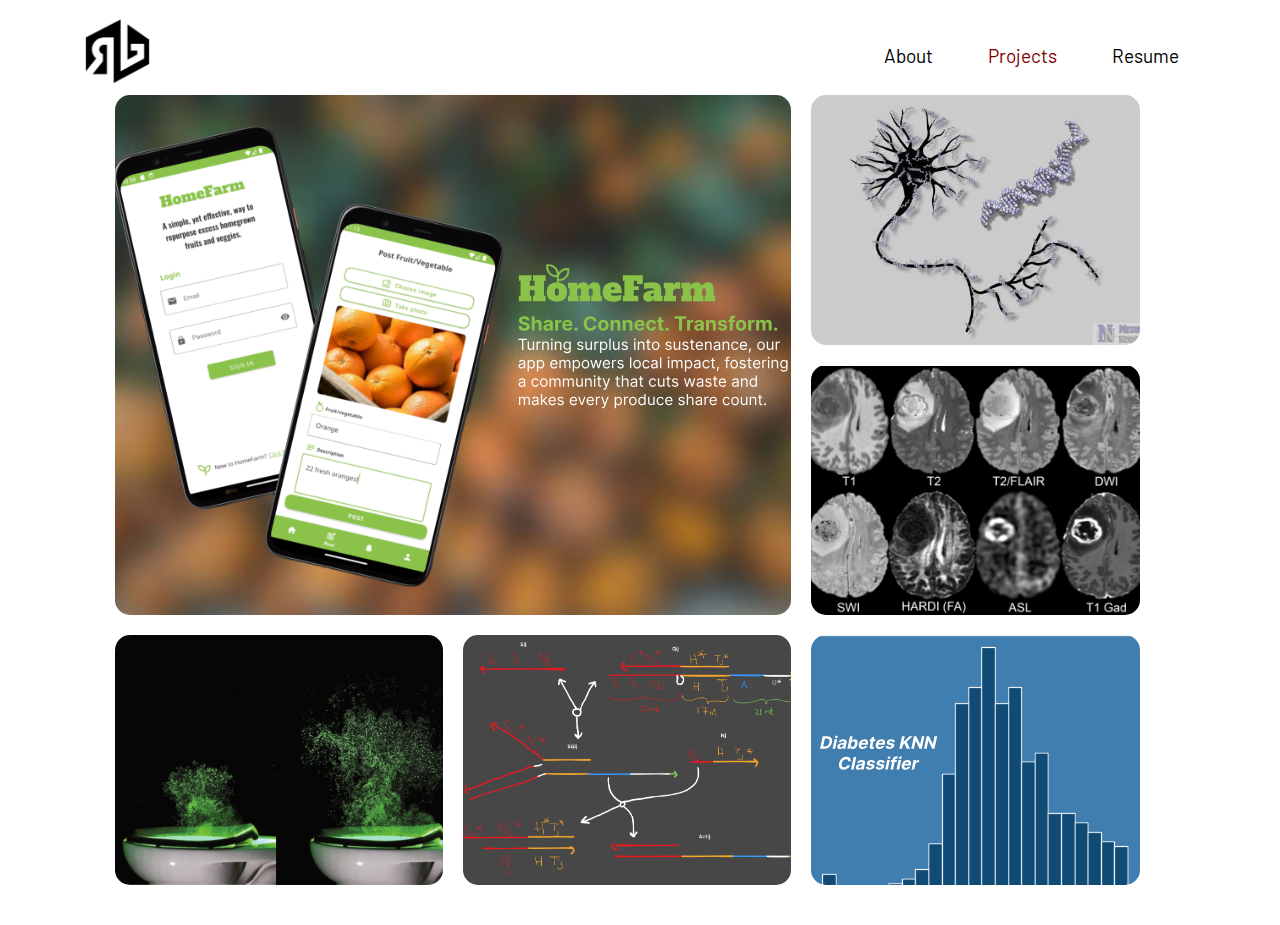
<file: projects.html>
<!DOCTYPE html>
<html lang="en">
<head>
  <meta charset="UTF-8">
  <meta name="viewport" content="width=device-width, initial-scale=1.0">
  <title>Projects</title>
  <link href="./styles.css" rel="stylesheet" type="text/css">
</head>
<body>
  <header class="header">
    <a href="./index.html">
      <img class="logo" src="logo.png" alt="Logo">
    </a>
    <nav class="nav">
      <a href="index.html">About</a>
      <a class="selected" href="projects.html">Projects</a>
      <a href="Rijul Garg - Resume (11-17-24).pdf" target="_blank">Resume</a>
    </nav>
  </header>
  <div class="gridParent">
    <div class="grid">
      <div class="projectsPhoto largeGrid">
        <a href="homefarm.html">
          <img src="pwHomeFarmImages (2).svg" alt="HomeFarm Product Images" class="homefarmImage">
        </a>
      </div>
      <div class="projectsPhoto smallGrid">
        <a href="caltech1.html">
          <img src="dna-neural-network.jpg" alt="Caltech Project 1">
        </a>
      </div>
      <div class="projectsPhoto smallGrid">
        <a href="ucDavis.html">
          <img src="tumor2.png" alt="UC Davis project">
        </a>
      </div>
      <div class="projectsPhoto smallGrid">
        <a href="smartFlush.html">
          <img src="toiletflush2.png" alt="Toilet Flush image">
        </a>
      </div>
      <div class="projectsPhoto smallGrid">
        <a href="caltech2.html">
          <img src="ct2pic.png" alt="Caltech Project 2">
        </a>
      </div>
      <div class="projectsPhoto smallGrid">
        <a href="diabetesclassifer.html">
          <img src="bdabProjPage.svg" alt="Data science" class="dataImg">
        </a>
      </div>
    </div>
  </div>
  <br><br>
</body>
</html>
</file>
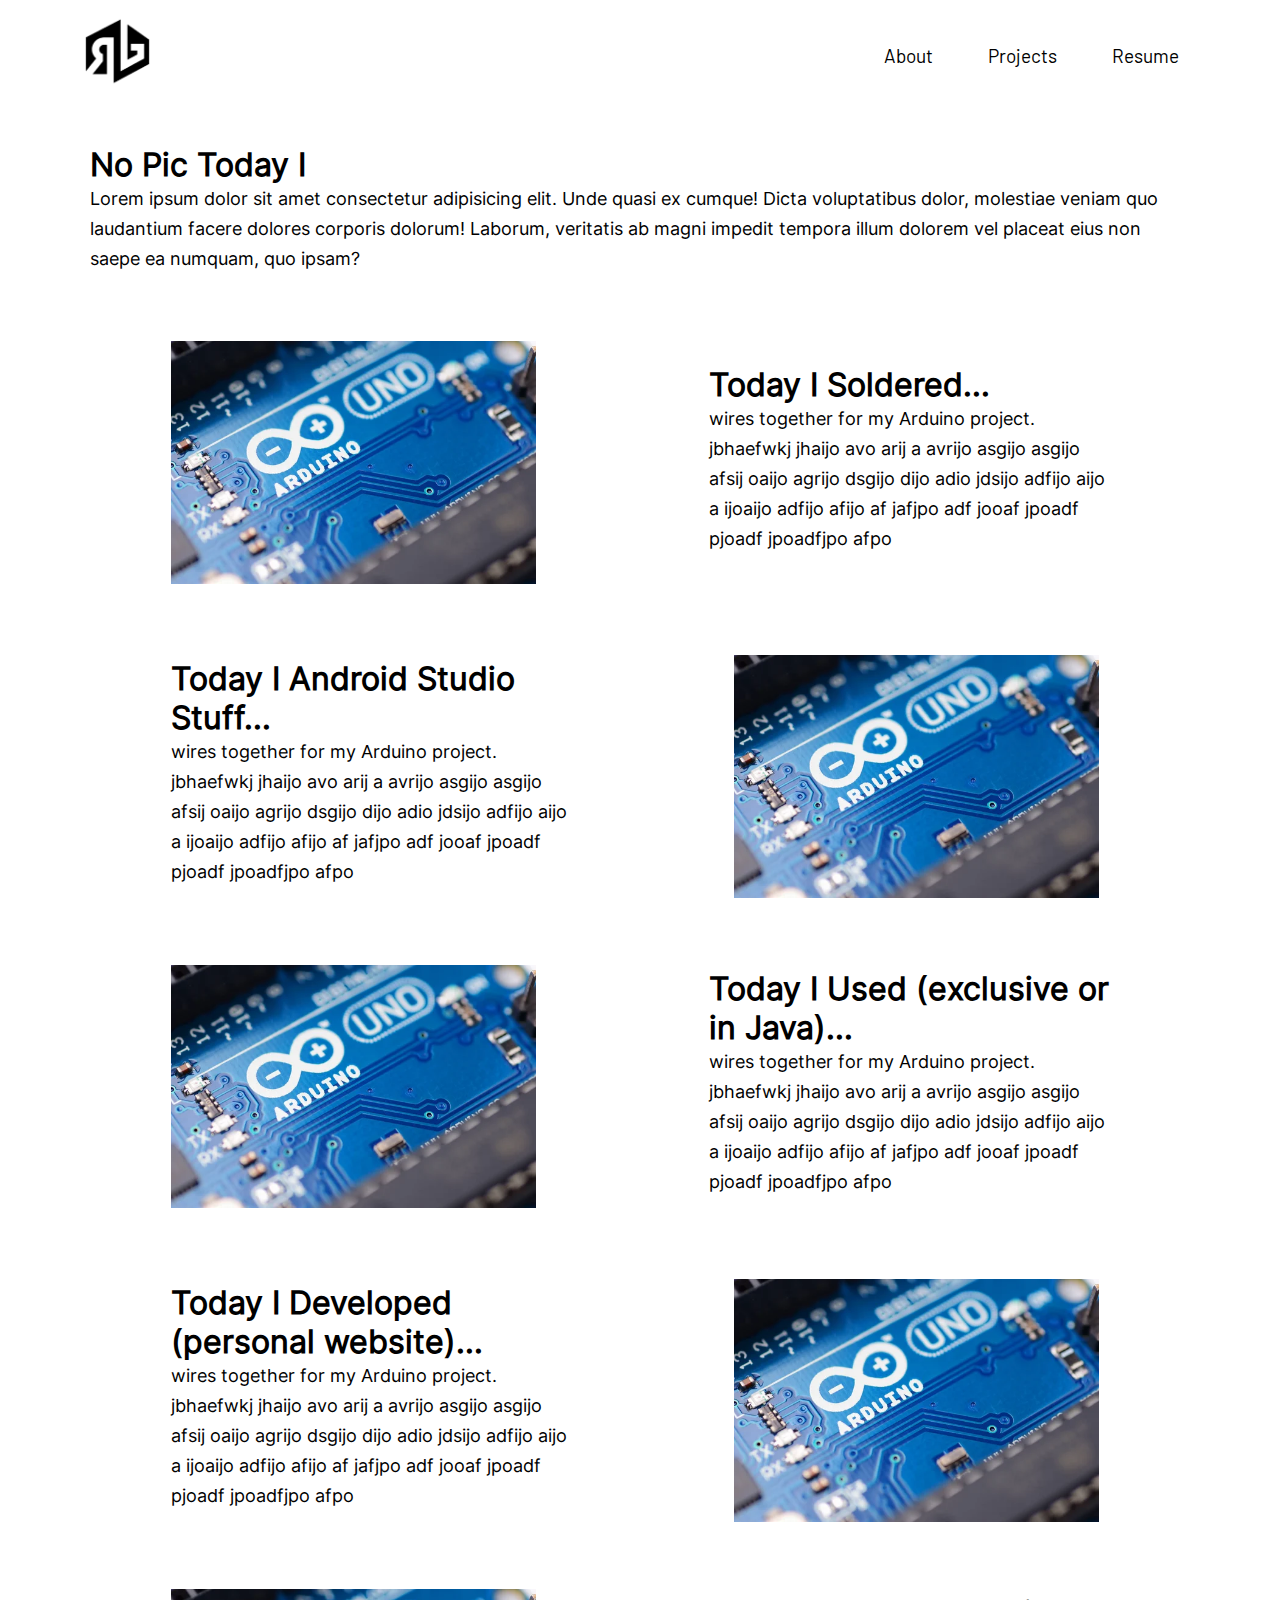
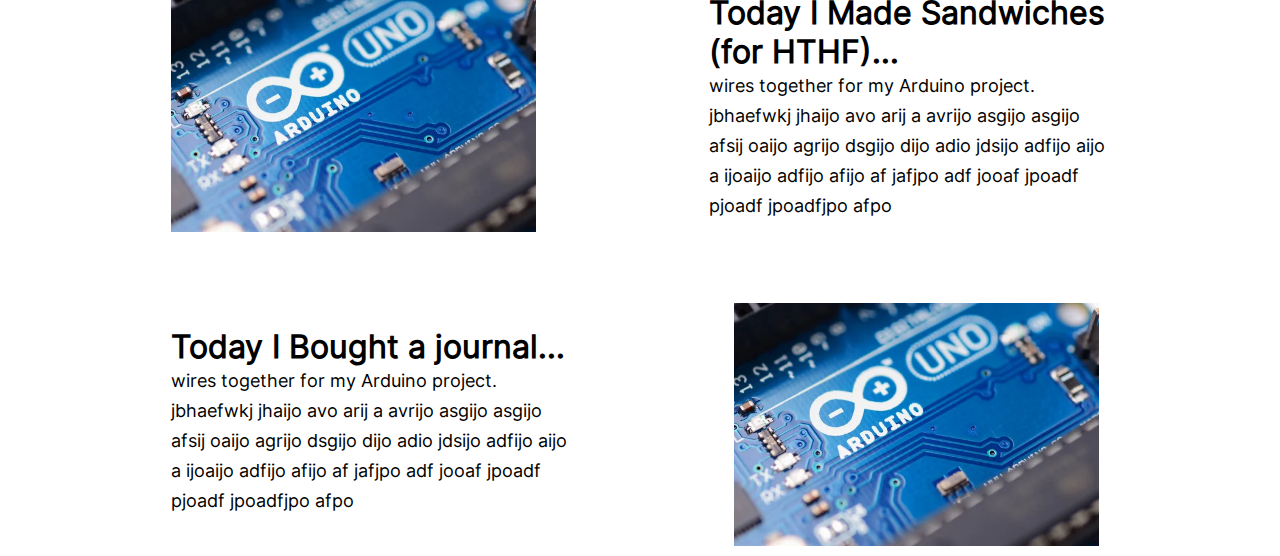
<file: todayi.html>
<!DOCTYPE html>
<html lang="en">
<head>
  <meta charset="UTF-8">
  <meta name="viewport" content="width=device-width, initial-scale=1.0">
  <title>Today I...</title>  
  <link href="styles.css" rel="stylesheet" type="text/css">
</head>
<body>
  <header class="header">
    <a href="./index.html">
      <img class="logo" src="logo.png" alt="Logo">
    </a>
    <nav class="nav">
      <a href="./index.html">About</a>
      <a href="./projects.html">Projects</a>
      <a href="Rijul Garg - Resume (11-17-24).pdf" target="_blank">Resume</a>
    </nav>
  </header>
  <div class="todayIWhole">
    <div class="todayIBlock">
      <h1>No Pic Today I</h1>
      <p>Lorem ipsum dolor sit amet consectetur adipisicing elit. Unde quasi ex cumque! Dicta voluptatibus dolor, molestiae veniam quo laudantium facere dolores corporis dolorum! Laborum, veritatis ab magni impedit tempora illum dolorem vel placeat eius non saepe ea numquam, quo ipsam?</p>
    </div>
    <div class="todayIBlock">
      <div class="todayIPicNonWrap">   
        <img src="depositphotos_164110150-stock-photo-arduino-uno-microcontroller.jpg">
        <div>
          <h1>Today I Soldered...</h1>
          <p>wires together for my Arduino project. jbhaefwkj jhaijo avo arij a avrijo asgijo asgijo afsij oaijo agrijo dsgijo dijo adio jdsijo adfijo aijo a ijoaijo adfijo afijo af jafjpo adf jooaf jpoadf pjoadf jpoadfjpo afpo </p>
        </div>
      </div>
    </div>
    <div class="todayIBlock">
      <div class="todayIPicNonWrap">   
        <div>
          <h1>Today I Android Studio Stuff...</h1>
          <p>wires together for my Arduino project. jbhaefwkj jhaijo avo arij a avrijo asgijo asgijo afsij oaijo agrijo dsgijo dijo adio jdsijo adfijo aijo a ijoaijo adfijo afijo af jafjpo adf jooaf jpoadf pjoadf jpoadfjpo afpo </p>
        </div>
        <img src="depositphotos_164110150-stock-photo-arduino-uno-microcontroller.jpg">
      </div>
    </div>
    <div class="todayIBlock">
      <div class="todayIPicNonWrap">   
        <img src="depositphotos_164110150-stock-photo-arduino-uno-microcontroller.jpg">
        <div>
          <h1>Today I Used (exclusive or in Java)...</h1>
          <p>wires together for my Arduino project. jbhaefwkj jhaijo avo arij a avrijo asgijo asgijo afsij oaijo agrijo dsgijo dijo adio jdsijo adfijo aijo a ijoaijo adfijo afijo af jafjpo adf jooaf jpoadf pjoadf jpoadfjpo afpo </p>
        </div>
      </div>
    </div>
    <div class="todayIBlock">
      <div class="todayIPicNonWrap">   
        <div>
          <h1>Today I Developed (personal website)...</h1>
          <p>wires together for my Arduino project. jbhaefwkj jhaijo avo arij a avrijo asgijo asgijo afsij oaijo agrijo dsgijo dijo adio jdsijo adfijo aijo a ijoaijo adfijo afijo af jafjpo adf jooaf jpoadf pjoadf jpoadfjpo afpo </p>
        </div>
        <img src="depositphotos_164110150-stock-photo-arduino-uno-microcontroller.jpg">
      </div>
    </div>
    <div class="todayIBlock">
      <div class="todayIPicNonWrap">   
        <img src="depositphotos_164110150-stock-photo-arduino-uno-microcontroller.jpg">
        <div>
          <h1>Today I Made Sandwiches (for HTHF)...</h1>
          <p>wires together for my Arduino project. jbhaefwkj jhaijo avo arij a avrijo asgijo asgijo afsij oaijo agrijo dsgijo dijo adio jdsijo adfijo aijo a ijoaijo adfijo afijo af jafjpo adf jooaf jpoadf pjoadf jpoadfjpo afpo </p>
        </div>
      </div>
    </div>
    <div class="todayIBlock">
      <div class="todayIPicNonWrap">   
        <div>
          <h1>Today I Bought a journal...</h1>
          <p>wires together for my Arduino project. jbhaefwkj jhaijo avo arij a avrijo asgijo asgijo afsij oaijo agrijo dsgijo dijo adio jdsijo adfijo aijo a ijoaijo adfijo afijo af jafjpo adf jooaf jpoadf pjoadf jpoadfjpo afpo </p>
        </div>
        <img src="depositphotos_164110150-stock-photo-arduino-uno-microcontroller.jpg">
      </div>
    </div>
  </div>
</body>
</html>
</file>
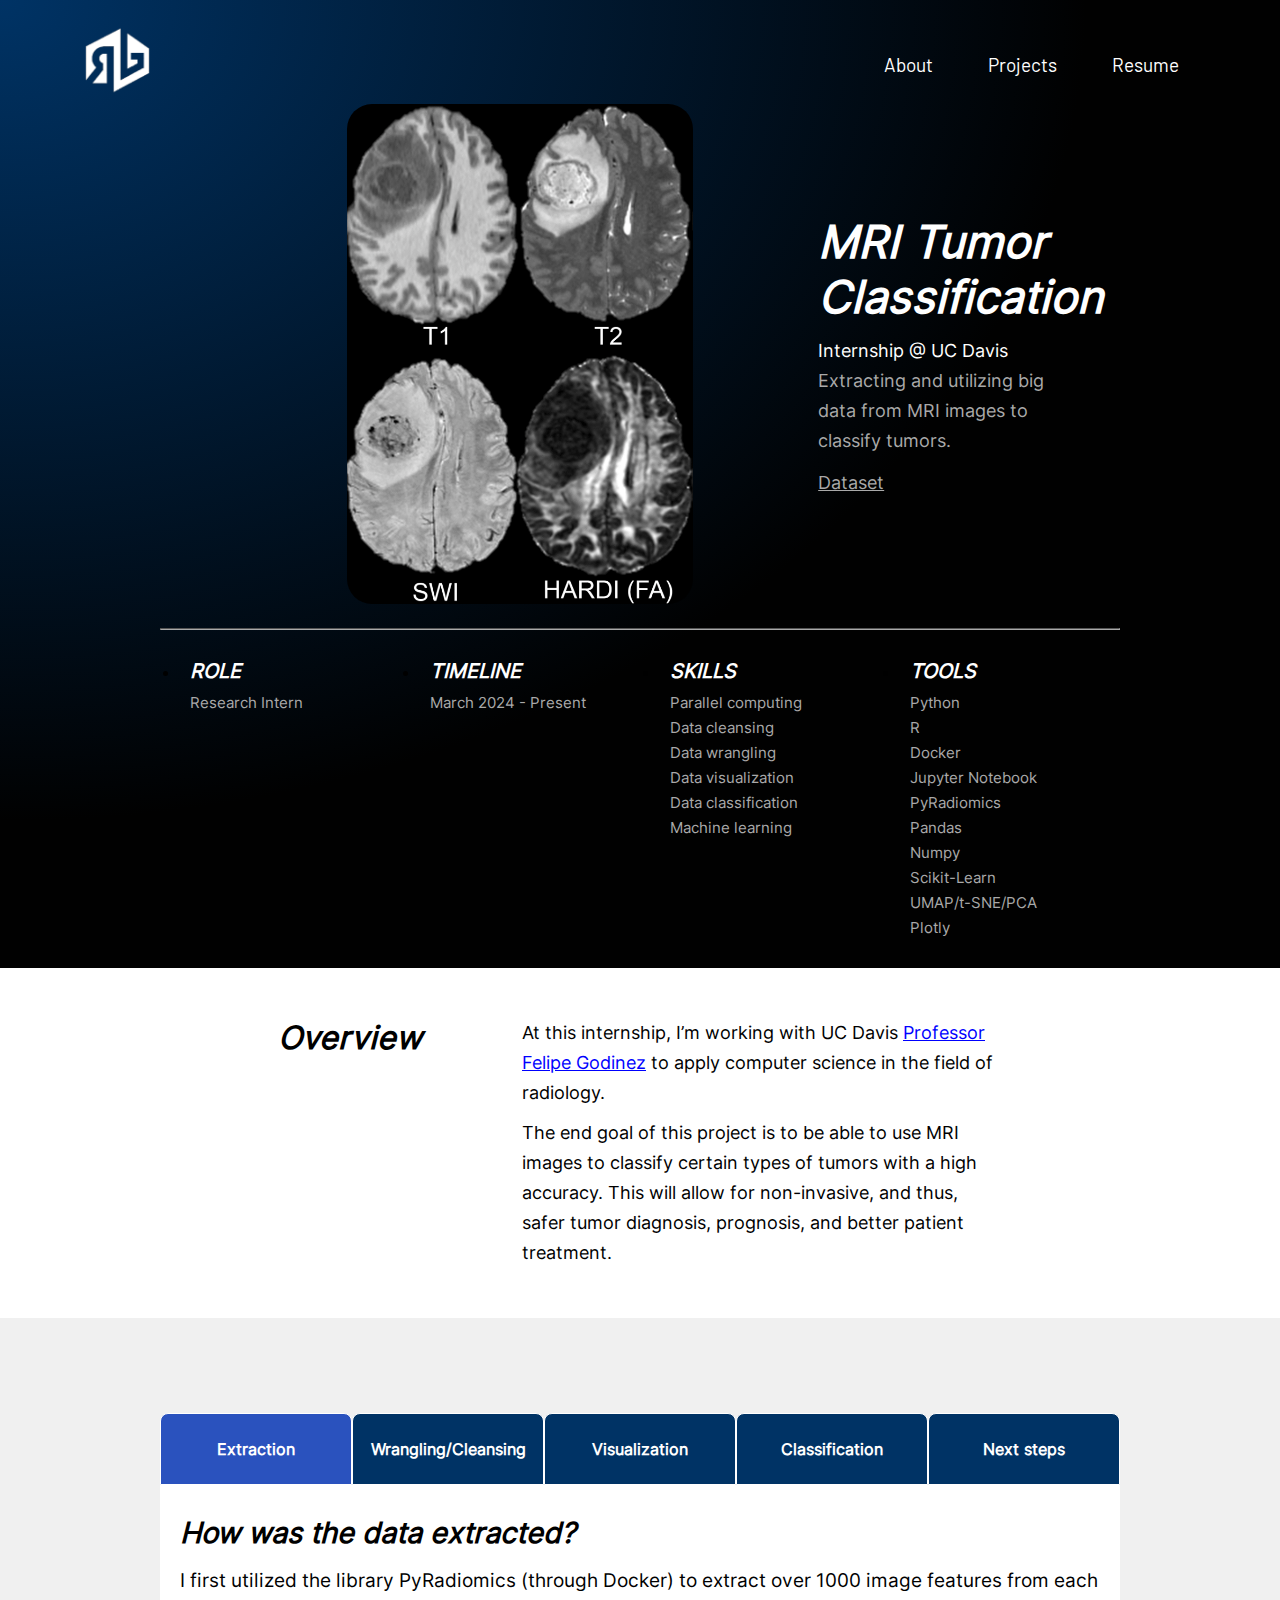
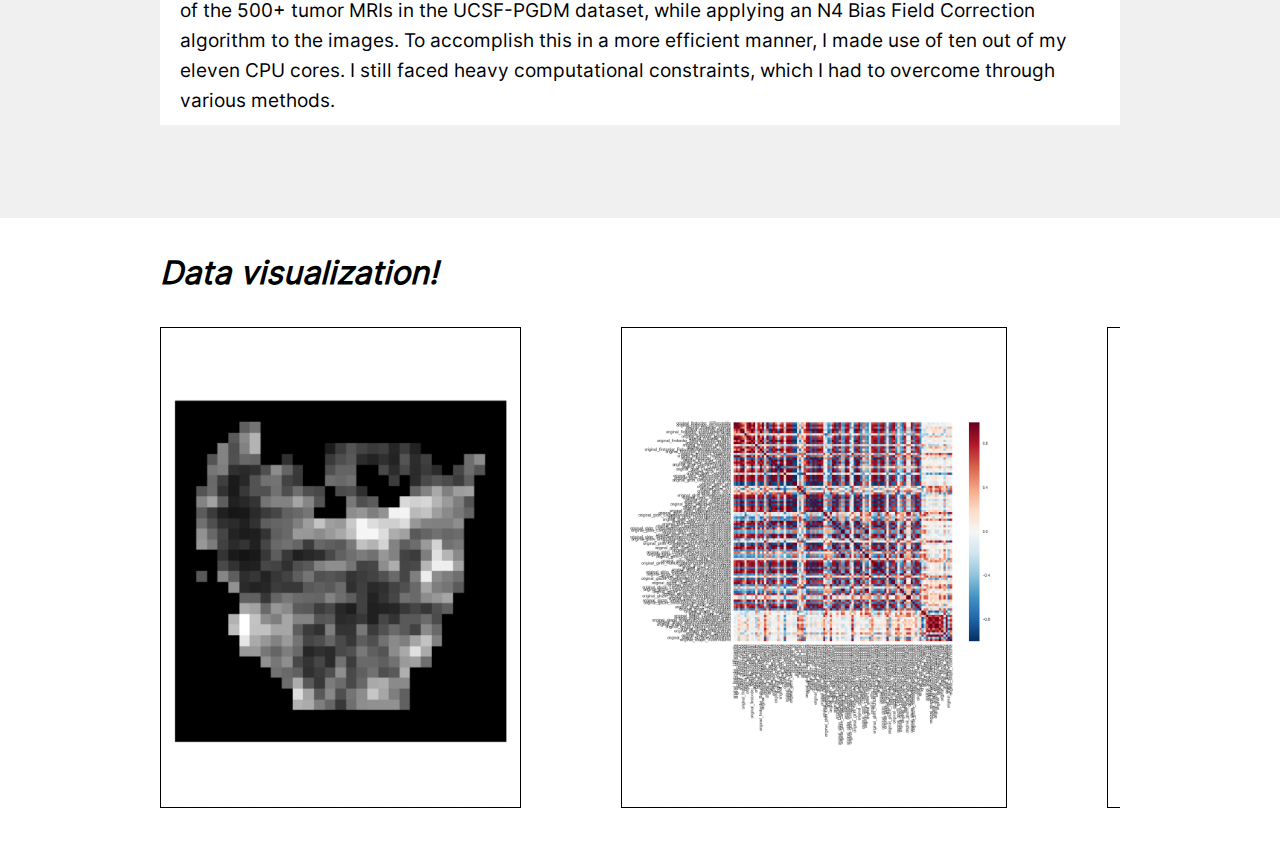
<file: ucDavis.html>
<!DOCTYPE html>
<html lang="en">
<head>
  <meta charset="UTF-8">
  <meta name="viewport" content="width=device-width, initial-scale=1.0">
  <title>MRI Tumor Classification</title>
  <link href="styles.css" rel="stylesheet" type="text/css">
</head>
<body>
  <div class="projectHeader davisHeader">
    <header class="projectNav">
      <a href="./index.html">
        <img class="logo" src="logoWhite.png" alt="Logo">
      </a>
      <nav class="nav">
        <a href="index.html">About</a>
        <a href="projects.html">Projects</a>
        <a href="Rijul Garg - Resume (11-17-24).pdf" target="_blank">Resume</a>
      </nav>
    </header>
    <div class="top">
      <div class="homefarmLeft">
        <img src="tumor6.png" alt="HomeFarm Product Images" class="homefarmPic round">
      </div>
      <div class="homefarmRight">
        <h1><i>MRI Tumor Classification</i></h1>
        <p>Internship @ UC Davis<br><span>Extracting and utilizing big data from MRI images to classify tumors.</span></p>
        <p><a href="https://www.cancerimagingarchive.net/collection/ucsf-pdgm/" target="_blank">Dataset</a></p>
      </div>
    </div>
    <div class="lineBreak">
      <hr>
    </div>
    <div class="skills">
      <div class="skillsChild">
        <div class="skillsTable">
          <h3><i>ROLE</i></h3>
          <p>Research Intern</p>
        </div>
        <div class="skillsTable">
          <h3><i>TIMELINE</i></h3>
          <p>March 2024 - Present</p>
        </div>
        <div class="skillsTable">
          <h3><i>SKILLS</i></h3>
          <p>Parallel computing</p>
          <p>Data cleansing</p>
          <p>Data wrangling</p>
          <p>Data visualization</p>
          <p>Data classification</p>
          <p>Machine learning</p>
        </div>
        <div class="skillsTable">
          <h3><i>TOOLS</i></h3>
          <p>Python</p>
          <p>R</p>
          <p>Docker</p>
          <p>Jupyter Notebook</p>
          <p>PyRadiomics</p>
          <p>Pandas</p>
          <p>Numpy</p>
          <p>Scikit-Learn</p>
          <p>UMAP/t-SNE/PCA</p>
          <p>Plotly</p>
        </div>
      </div>
    </div>
  </div>
  <div class="projectBody">
    <div class="projOverview">
      <div class="projBodyLeft">
        <h1><i>Overview</i></h1>
      </div>
      <div class="projBodyRight">
        <p class="margin">At this internship, I’m working with UC Davis <a href="https://health.ucdavis.edu/radiology/team/43066/felipe-godinez-radiology-physics-sacramento" target="_blank" style="color: blue">Professor Felipe Godinez</a> to apply computer science in the field of radiology.</p>
        <p>The end goal of this project is to be able to use MRI images to classify certain types of tumors with a high accuracy. This will allow for non-invasive, and thus, safer tumor diagnosis, prognosis, and better patient treatment.</p>
      </div>
    </div>
    <div class="tabsContent">
      <div class="lineBreak2">
      </div>
      <!-- Tabs -->
      <div class="mytabs davisTabs">
        <input type="radio" id="t1" name="mytabs" checked="checked">
        <label for="t1">Extraction</label>
        <div class="tab">
          <h2>How was the data extracted?</h2>
          <p>I first utilized the library PyRadiomics (through Docker) to extract over 1000 image features from each of the 500+ tumor MRIs in the UCSF-PGDM dataset, while applying an N4 Bias Field Correction algorithm to the images. To accomplish this in a more efficient manner, I made use of ten out of my eleven CPU cores. I still faced heavy computational constraints, which I had to overcome through various methods.</p>
        </div>
        <input type="radio" id="o" name="mytabs">
        <label for="o">Wrangling/Cleansing</label>
        <div class="tab">
          <h2>How was the data wrangled and cleaned?</h2>
          <p>I now had all of the image features in a large CSV. I then wrangled and cleansed this data to make it usable:</p>
          <ul>
            <li>Aggregating data from different MRI types</li>
            <li>Removing N/A values while ensuring the most amount of data was preserved</li>
            <li>Removing duplicate columns</li>
            <li>Removing unusable data types</li>
          </ul>
        </div>
        <!--
        <input type="radio" id="a" name="mytabs">
        <label for="a">Research</label>
        <div class="tab">
          <h2>What else is out there?</h2>
          <p>Lorem ipsum dolor sit amet consectetur adipisicing elit. Numquam, distinctio! Iure accusamus maxime pariatur corporis voluptate temporibus aspernatur tempora, odit, iusto eveniet laboriosam quae eos consectetur sint cum quisquam sit, natus vel magnam. Impedit, ab. Ex, optio repellendus. Consequatur, suscipit.</p>
        </div>
        -->
        <input type="radio" id="s1" name="mytabs">
        <label for="s1">Visualization</label>
        <div class="tab">
          <h2>How was the data visualization?</h2>
          <p>Due to the substantial dimensionality of the extracted data, I had to apply the techniques of Uniform Manifold Approximation and Projection (UMAP), T-distributed Stochastic Neighbor Embedding (t-SNE), and Principal Component Analysis (PCA). These techniques allowed me to visualize and analyze the data for any patterns.</p>
        </div>
        <input type="radio" id="s2" name="mytabs">
        <label for="s2">Classification</label>
        <div class="tab">
          <h2>How was the data classified?</h2>
          <p>After confirming a relationship within the data (by analyzing various graphs), I applied several machine learning algorithms to the data, attempting to achieve a high accuracy of tumor classification. While BART’s accuracy was considerable, random decision trees achieved an accuracy of 92.41% after tuning the hyperparameters.</p>
        </div>
        <input type="radio" id="t2" name="mytabs">
        <label for="t2">Next steps</label>
        <div class="tab">
          <h2>What are the next steps?</h2>
          <p>I am now collaborating with Dr. Godinez and UCLA <a href="https://ph.ucla.edu/about/faculty-staff-directory/michele-guindani" target="_blank" style="color: blue">Professor Michele Guindani</a> on their upcoming publication, where I am implementing random decision and linear regression trees to compare their performance with the BART algorithm.</p>
        </div>
      </div>
      <div class="lineBreak2">
      </div>
    </div>
    <div class="prodImg">
      <h1>Data visualization!</h1>
      <div class="prodImgChild">
        <img class="prodImgLeft" src="davis1.png" alt="">
        <img src="davis2.png" alt="">
        <img src="davis3.png" alt="">
        <img src="davis4.png" alt="">
        <img src="davis5.png" alt="">
        <img class="prodImgRight" src="davis6.png" alt="">
      </div>
    </div>

    <!--
    <div class="projSlide">
      <div class="slider-container">
        <span id="slider-image-1"></span>
        <span id="slider-image-2"></span>
        <span id="slider-image-3"></span>
        <span id="slider-image-4"></span>
        <span id="slider-image-5"></span>
        <div class="image-container">
          <img src="rijulPicBlack.jpg" alt="Transparency" class="slider-image">
          <img src="rijulPicWhite.jpg" alt="Opportunity" class="slider-image">
          <img src="rijulPicBlack.jpg" alt="Analysis" class="slider-image">
          <img src="rijulPicWhite.jpg" alt="Strategy" class="slider-image">
          <img src="rijulPicBlack.jpg" alt="Transformation" class="slider-image">
        </div>
        <div class="button-container">
          <a href="#slider-image-1" class="slider-button"></a>
          <a href="#slider-image-2" class="slider-button"></a>
          <a href="#slider-image-3" class="slider-button"></a>
          <a href="#slider-image-4" class="slider-button"></a>
          <a href="#slider-image-5" class="slider-button"></a>
        </div>
      </div>
    </div>
    -->
  </div>
</body>
</html>
</file>
<file: styles.css>
@font-face {
  font-family: 'Barlow';
  src: url(Barlow-Regular.ttf) format('truetype'),
  url(Barlow-Regular.woff) format(woff),
  url(Barlow-Regular.woff2) format(woff2);
}

@font-face {
  font-family: 'Inter';
  src: url(Inter-Regular.ttf) format('truetype'),
  url(Inter-Regular.woff) format('woff'),
  url(Inter-Regular.woff2) format('woff2');
}

* {
  box-sizing: border-box;
  margin: 0px;
  padding: 0px;
  color: black;
  font-family: Inter;
}

p {
  font-size: 18px !important;
  line-height: 30px;
}

nav a:hover, .selected {
  color: maroon !important;
}

nav a {
  margin: 25px;
  text-decoration: none;
  transition: .3s;
  font-family: Barlow;
  font-size: 19px;
}

.logo {
  height: 75px;
  width: auto;
}

.header {
  display: flex;
  justify-content: space-between;
  align-items: center;
  padding-top: 1.8vh;
  padding-left: 2.8vh;
  padding-right: 2.8vh;
  margin-left: 4vw;
  margin-right: 4vw;
}

main {
  margin-top: 5vh;
  display: inline-flex;
  width: 98vw;
  justify-content: center;
  align-items: center;
}

.main-left {
  height: 500px;
  text-align: center;
  margin-right: 50px;
}

.main-right {
  display: flex;
  flex-direction: column;
  width: 750px;
  justify-content: center;
}

.main-right .rightTop {
  margin-bottom: 40px;
}

.main-right .rightTop p {
  margin-top: 20px;
}

.main-right .rightBottom p {
  margin-bottom: 20px;
}

.main-right h1 {
  font-size: 50px;
}

.main-right p {
  font-size: 15px;
}

.main-left img {
  height: 100%;
  width: auto;
  object-fit: cover;
  object-position: top;
  border-radius: 75px;
}

/*
main {
  display: inline-flex;
  height: 90%;
  width: 100%;
  align-items: center;
  justify-content: space-between;
  border: red 1px solid;
}

.main-right {
  margin: auto;
  width: 40%;
  margin-right: 20vh !important;
  border: red 1px solid;
}

.main-right h1 {
  font-size: 30px;
}

.main-right p {
  margin-top: 2vh;
  font-size: 15px !important;
  line-height: 20px;
}

.main-left {
  height: 100%;
  width: 50%;
  border: red 1px solid;
}

.main-left img {
  display: block;
  margin: auto;
  height: 100%;
}
*/


.gridParent {
  display: flex;
  justify-content: center;
  width: 98vw;
}

.grid {
  width: 1025px;
  display: grid;
  grid-template-columns: repeat(3, 1fr);
  grid-template-rows: repeat(3, 250px);
  column-gap: 20px;
  row-gap: 20px;
  grid-template-areas:
    "largeGrid largeGrid smallGrid"
    "largeGrid largeGrid smallGrid"
    "smallGrid smallGrid smallGrid";
  }

.projectsPhoto img {
  transition: all 0.5s ease-out;
}

.projectsPhoto:hover img {
  box-shadow: -8px 9px 18px 0px rgba(0,0,0,0.75);
-webkit-box-shadow: -8px 9px 18px 0px rgba(0,0,0,0.75);
-moz-box-shadow: -8px 9px 18px 0px rgba(0,0,0,0.75);
}

.projectsPhoto img {
  border-radius: 15px;
}

.projectsPhoto img {
  height: 100%;
  width: 100%;
  object-fit: cover;
}

.dataImg {
  object-position: bottom;
}

.largeGrid {
  grid-area: largeGrid;
  grid-row: span 2;
  grid-column: span 2;
}

.smallGrid {
  height: 100%;
  width: 100%;
}


/*
.gridParent {
  display: flex;
  justify-content: center;
  border: 1px red solid;
}

.grid {
  display: grid;
  height: 500px;
  width: 55%;
  grid-template-columns: repeat(3, 1fr);
  grid-template-rows: repeat(2, 1fr);
  column-gap: 30px;
  row-gap: 10px;
  margin-top: 25px;
}

a img.homefarmImage {
  border-radius: 15px;
  height: 500px;
  width: auto;
  transition: all 0.5s ease-out;
  border: 1px #8bc34a50 solid;
  box-shadow: -9px 8px 5px 0px rgba(0,0,0,0.75);
  -webkit-box-shadow: -9px 8px 5px 0px rgba(0,0,0,0.75);
  -moz-box-shadow: -9px 8px 5px 0px rgba(0,0,0,0.75);
}

img.homefarmImage:hover {
  box-shadow: -9px 8px 29px 0px rgba(0,0,0,0.75);
  -webkit-box-shadow: -9px 8px 29px 0px rgba(0,0,0,0.75);
  -moz-box-shadow: -9px 8px 29px 0px rgba(0,0,0,0.75);
}

.projectsPhoto img {
  height: 100%;
  width: 100%;
  object-fit: cover;
}

.homefarmGrid {
  grid-area: 1 / 1 / span 2 / span 2;
}
*/


.projectHeader {
  display: flex;
  justify-content: space-around;
  width: 100%;
  background: radial-gradient(at left top, #7AE063 0%, #010101 60%);
  min-height: 100dvh;
  flex-wrap: wrap;
  align-items: flex-start;
  overflow-y: visible;
}

.bdabHeader {
  background: radial-gradient(at left top, #407eaf 0%, #010101 60%) !important;
}

.conHeader {
  background: radial-gradient(at left top, #5D737E 0%, #010101 60%) !important;
}

.caltechHeader {
  background: radial-gradient(at left top, #FF6C0C 0%, #010101 60%) !important;
}

.smartFlushHeader {
  background: radial-gradient(at left top, #9279BA 0%, #010101 60%) !important;
}

.davisHeader {
  background: radial-gradient(at left top, #003365 0%, #010101 60%) !important;
}

.top {
  display: inline-flex;
  max-width: 75%;
  background-color: transparent;
  justify-content: center;
  max-height: 90vh;
}

.homefarmRight {
  margin-top: auto;
  margin-bottom: auto;
  width: 25%;
  background-color: transparent;
  margin-left: 125px;
}

.homefarmRight h1,
.homefarmRight p,
.homefarmRight i {
  color: white;
}

.homefarmRight h1 {
  font-size: 45px;
}

.homefarmRight p {
  margin-top: 12px;
}

.homefarmRight span,
.homefarmRight a {
  color: darkgrey
}

.homefarmLeft {
  margin-top: auto;
  margin-bottom: auto;
  margin-left: 125px;
  background-color: transparent;
}

.homefarmPic {
  height: 500px;
  width: auto;
  background-color: transparent;
}

.ct1pic {
  height: 450px !important;
  width: auto !important;
  border-radius: 25px;
}

.round {
  border-radius: 25px;
}

.bdabCurve {
  border-radius: 15px;
}

.lineBreak {
  display: block;
  flex-basis: 100%;
  background-color: transparent;
  height: 1px;
  margin-top: 20px;
  margin-bottom: 20px;
}

hr {
  color: darkgrey;
  background-color: darkgrey;
  border-color: darkgrey;
  margin-left: auto;
  margin-right: auto;
  height: 100%;
  width: 75%;
}

.lineBreak2 {
  display: block;
  flex-basis: 100%;
  background-color: transparent;
  height: 1px;
/*  margin-top: 20px;
  margin-bottom: 5px; */
}

.wholeLine {
  color: white;
  background-color: white;
  border-color: white;
  margin-left: auto;
  margin-right: auto;
  height: 100%;
  width: 100%;
/*  margin-top: -30px;
  margin-bottom: 5px; */
}

.skills {
  width: 100%;
  display: inline-flex;
  justify-content: center;
  background-color: transparent;
  margin-bottom: 20px;
}

.skillsChild {
  width: 75%;
  display: inline-flex;
  justify-content: space-around;
  background-color: transparent;
}

.skillsTable {
  display:list-item;
  padding: 10px;
  width: 200px;
  justify-content: start;
}

.skillsChild p,
.skillsChild h3,
.skillsChild i {
  background-color: transparent;
  color: white;
}

.skillsChild h3 {
  font-size: 20px;
  margin-bottom: 10px;
}

.skillsChild p {
  color: darkgrey;
  margin-top: -5px;
  margin-bottom: -5px;
  font-size: 15px !important;
}

.projectNav {
  display: flex;
  justify-content: space-between;
  align-items: center;
  padding-top: 2.8vh !important;
  padding-right: 2.8vh !important;
  padding-left: 2.8vh !important;
  width: 100%; 
  background-color: transparent;
  margin-left: 4vw;
  margin-right: 4vw;
}

.projectNav .logo,
.projectNav nav,
.projectNav nav a {
  background-color: transparent;
  color: white;
  transition: .3s;
}

nav a:hover {
  color: maroon;
}

.projectBody {
  min-width: 100vh;
  display: flex;
  justify-content: center;
  flex-wrap: wrap;
}

.projOverview {
  display: inline-flex;
  max-width: 75vw;
  justify-content: center;
}

.projBodyLeft,
.projBodyRight {
  margin: 50px;
}

.projBodyRight {
  max-width: 50%;
}

.projBodyRight .margin{
  margin-bottom: 10px;
}

/* .toast {
  width: 100%;
  display: flex;
  justify-content: center;
}

.toastChild {
  width: 95vw;
  display: inline-flex;
  justify-content: center;
  flex-wrap: wrap;
}

.toastChild .toastBox {
  display: flex;
  width: 150px;
  height: 150px;
  margin: 15px;
  align-items: center;
  border-radius: 10px;
}

.toastChild .toastBox p {
  text-align: center;
  margin-left: 20px;
  margin-right: 20px;
  color: white;
  font-size: 20px !important;
  font-style: italic;
}

.toastChild .T1 {
  background-color: #147917;box-shadow: -8px -9px 10px -3px rgba(225,198,153,0.56);
  -webkit-box-shadow: -8px -9px 10px -3px rgba(225,198,153,0.56);
  -moz-box-shadow: -8px -9px 10px -3px rgba(225,198,153,0.56);
}

.toastChild .O {
  background-color: #1E9321;box-shadow: -8px -9px 10px -3px rgba(225,198,153,0.56);
  -webkit-box-shadow: -8px -9px 10px -3px rgba(225,198,153,0.56);
  -moz-box-shadow: -8px -9px 10px -3px rgba(225,198,153,0.56);
}

.toastChild .A {
  background-color: #27A02B;box-shadow: -8px -9px 10px -3px rgba(225,198,153,0.56);
  -webkit-box-shadow: -8px -9px 10px -3px rgba(225,198,153,0.56);
  -moz-box-shadow: -8px -9px 10px -3px rgba(225,198,153,0.56);
}

.toastChild .S1 {
  background-color: #30AC36;
  box-shadow: -9px -5px 18px 0px rgba(0,0,0,0.56);
  -webkit-box-shadow: -9px -5px 18px 0px rgba(0,0,0,0.56);
  -moz-box-shadow: -9px -5px 18px 0px rgba(0,0,0,0.56);
}

.toastChild .S2 {
  background-color: #3AB841;
  box-shadow: -9px -5px 18px 0px rgba(0,0,0,0.56);
  -webkit-box-shadow: -9px -5px 18px 0px rgba(0,0,0,0.56);
  -moz-box-shadow: -9px -5px 18px 0px rgba(0,0,0,0.56);
}

.toastChild .T2 {
  background-color: #44C44B ;
  box-shadow: -9px -5px 18px 0px rgba(0,0,0,0.56);
  -webkit-box-shadow: -9px -5px 18px 0px rgba(0,0,0,0.56);
  -moz-box-shadow: -9px -5px 18px 0px rgba(0,0,0,0.56);
} */

/* FOR TABS */

.tabsContent {
  width: 100vw;
  height: 500px;
  background-color: #f0f0f0;
  display: block;
}

.mytabs {
  display: flex;
  position: relative;
  top: 50%;
  transform: translateY(-50%);
  flex-wrap: wrap;
  width: 75vw;
  margin-right: auto;
  margin-left: auto;
  padding-top: 25px;
  padding-bottom: 25px;
}

.mytabs input[type="radio"] {
  display: none; 
}

.mytabs label {
  padding-top: 25px;
  padding-bottom: 25px;
  text-align: center;
  background: #335D29;
  font-weight: bold;
  width: 20%;
  justify-content: center;
  color: white;
  border: white 1px solid;
  border-top-left-radius: 8px;
  border-top-right-radius: 8px;
}

.davisTabs label {
  background: #003365;
}

.ct1Tabs label {
  width: 16.667%;
  background: #b05600;
}

.flushTabs label {
  width: 16.667%;
  background: #732F96;
}

.davisTabs input[type="radio"]:checked + label {
  background: #2A52BE !important;
}

.ct1Tabs input[type="radio"]:checked + label {
  background: #e57000 !important;
}

.flushTabs input[type="radio"]:checked + label {
  background: #9768b6 !important;
}

.davisTabs .tab {
  min-height: 240px !important;
}

.ct1Tabs .tab {
  min-height: 270px !important;
}

.flushTabs .tab {
  min-height: 235px !important;
}

.mytabs .tab {
  width: 100%;
  padding-bottom: 10px;
  padding-right: 10px;
  padding-left: 10px;
  padding-top: 30px;
  background: #fff;
  order: 1;
  display: none;
  min-height: 235px;
}

.mytabs .tab h2 {
  font-size: 1.8em;
  font-style: italic;
  margin-bottom: 15px;
  padding-left: 10px;
}

.mytabs .tab ul,
.mytabs .tab p{
  font-size: 1.2em !important;
  padding-left: 10px;
}

.mytabs .tab ul ul li {
  font-size: 1.2rem;
}

.mytabs .tab ul {
  margin-left: 22px;
  line-height: 28px;
}

.mytabs input[type='radio']:checked + label + .tab {
  display: block;
}

.mytabs input[type="radio"]:checked + label {
  background: #5CA84A;
}

.topCon {
  width: 70%;
  text-align: center;
  margin-bottom: 75px;
}

.topCon h1,
.topCon p {
  color: lightgray;
}

.topCon h1 {
  font-size: 90px;
}

.topCon p {
  margin-top: 20px;
  font-size: 30px !important;
}

.prodImg {
  width: 100vw;
  height: 600px;
  display: flex;
  flex-direction: column;
  justify-content: center;
  margin-bottom: 50px;
}

.prodImg h1 {
  margin-top: 35px;
  margin-right: auto;
  margin-left: auto;
  width: 75vw;
  height: fit-content;
  font-style: italic;
}

.prodImgChild {
  margin-left: auto;
  margin-right: auto;
  width: 75vw;
  height: 90%;
  position: relative;
  margin-top: 25px;
  display: inline-flex;
  overflow-x: scroll;
}

.prodImgChild img,
.prodImgChild video {
  margin: 10px 50px;
  border: black 1px solid;
}

.prodImgChild .prodImgLeft {
  margin-left: 0px !important;
}

.prodImgChild .prodImgRight {
  margin-right: 0px !important;
}

/* .projSlide {
  width: 100%;
  display: flex;
  justify-content: center;
}

.slider-container {
  width: 1081px;
  height: 500px;
  margin-left: auto;
  margin-right: auto;
  overflow: hidden;
  text-align: center;
}

.image-container {
  width: 5405px;
  height: 1377px;
  position: relative;
  transition: left 2s;
}

.slider-image {
  float: left;
}

.button-container {
  top: -100px;
  position: relative;
  background-color: transparent;
}

.slider-button {
  display: inline-block;
  height: 10px;
  width: 10px;
  border-radius: 5px;
  margin: 10px;
  background-color: white;
}

#slider-image-1:target ~.image-container {
  left:0px;
}

#slider-image-2:target ~.image-container {
  left:-1081px;
}

#slider-image-3:target ~.image-container {
  left:-2162px;
}

#slider-image-4:target ~.image-container {
  left:-3243px;
}

#slider-image-5:target ~.image-container {
  left:-4324px;
} */

.todayIWhole {
  width: 100%;
  display: flex;
  flex-direction: column;
  align-items: center;
}

.todayIBlock {
  width: 1100px;
  margin: 10px;
  margin-top: 50px;
}

.todayIPicNonWrap img {
  height: 250px;
  padding-top: 7px;
  padding-right: 10px;
}

.todayIPicNonWrap div {
  width: 400px;
}

.todayIPicNonWrap {
  display: inline-flex;
  /* ADD?? */
  align-items: center;
  justify-content: space-around;
  width: 100%;
}
</file>
